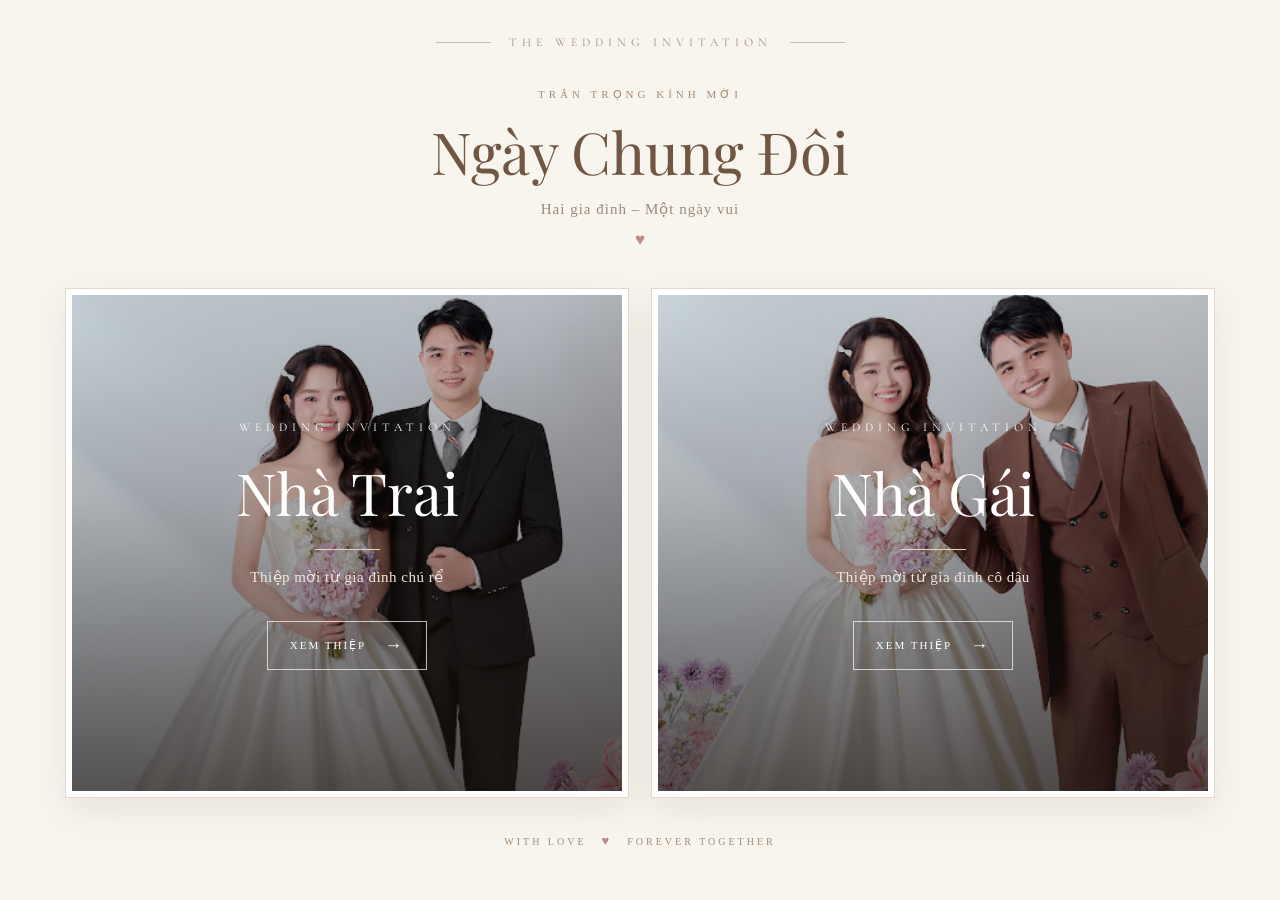
<file: index.html>
<!DOCTYPE html>
<html lang="vi">
<head>
    <meta charset="UTF-8">
    <meta name="viewport" content="width=device-width, initial-scale=1.0">

    <title>Thiệp Mời Cưới Bá Lãm ❤️ Thu Phương</title>

    <meta property="og:type" content="website">

    <meta property="og:title"
        content="Thiệp Mời Cưới Bá Lãm ❤️ Thu Phương">

    <meta property="og:description"
        content="Trân trọng kính mời bạn đến chung vui trong ngày trọng đại của chúng mình!">

    <meta property="og:image"
        content="https://thiepmoidamcuoi.cloud/assets/shared/backgrounds/wedding-preview.jpg">

    <meta property="og:image:width" content="1200">
    <meta property="og:image:height" content="630">

    <meta property="og:url"
        content="https://thiepmoidamcuoi.cloud/">

    <meta property="og:site_name"
        content="Thiệp Mời Cưới">

    <meta name="twitter:card" content="summary_large_image">

    <link rel="stylesheet" href="./style.css">
</head>

<body>

    <main class="wedding-home">

        <header class="home-header">
            <span class="header-line"></span>
            <p>THE WEDDING INVITATION</p>
            <span class="header-line"></span>
        </header>

        <section class="intro">
            <span class="intro-subtitle">TRÂN TRỌNG KÍNH MỜI</span>
            <h1>Ngày Chung Đôi</h1>
            <p>Hai gia đình – Một ngày vui</p>
            <span class="heart">♥</span>
        </section>

        <section class="invitation-grid">

            <!-- NHÀ TRAI -->
            <a href="nha-trai/index.html"
               class="invitation-panel groom">

                <div class="panel-image"></div>

                <div class="panel-overlay"></div>

                <div class="panel-content">
                    <span class="panel-number">01</span>

                    <span class="panel-subtitle">
                        WEDDING INVITATION
                    </span>

                    <h2>Nhà Trai</h2>

                    <span class="panel-divider"></span>

                    <p>Thiệp mời từ gia đình chú rể</p>

                    <span class="view-link">
                        XEM THIỆP
                        <span>→</span>
                    </span>
                </div>

            </a>

            <!-- NHÀ GÁI -->
            <a href="nha-gai/index.html"
               class="invitation-panel bride">

                <div class="panel-image"></div>

                <div class="panel-overlay"></div>

                <div class="panel-content">
                    <span class="panel-number">02</span>

                    <span class="panel-subtitle">
                        WEDDING INVITATION
                    </span>

                    <h2>Nhà Gái</h2>

                    <span class="panel-divider"></span>

                    <p>Thiệp mời từ gia đình cô dâu</p>

                    <span class="view-link">
                        XEM THIỆP
                        <span>→</span>
                    </span>
                </div>

            </a>

        </section>

        <footer class="home-footer">
            <span>WITH LOVE</span>
            <span>♥</span>
            <span>FOREVER TOGETHER</span>
        </footer>

    </main>

</body>
</html>
</file>
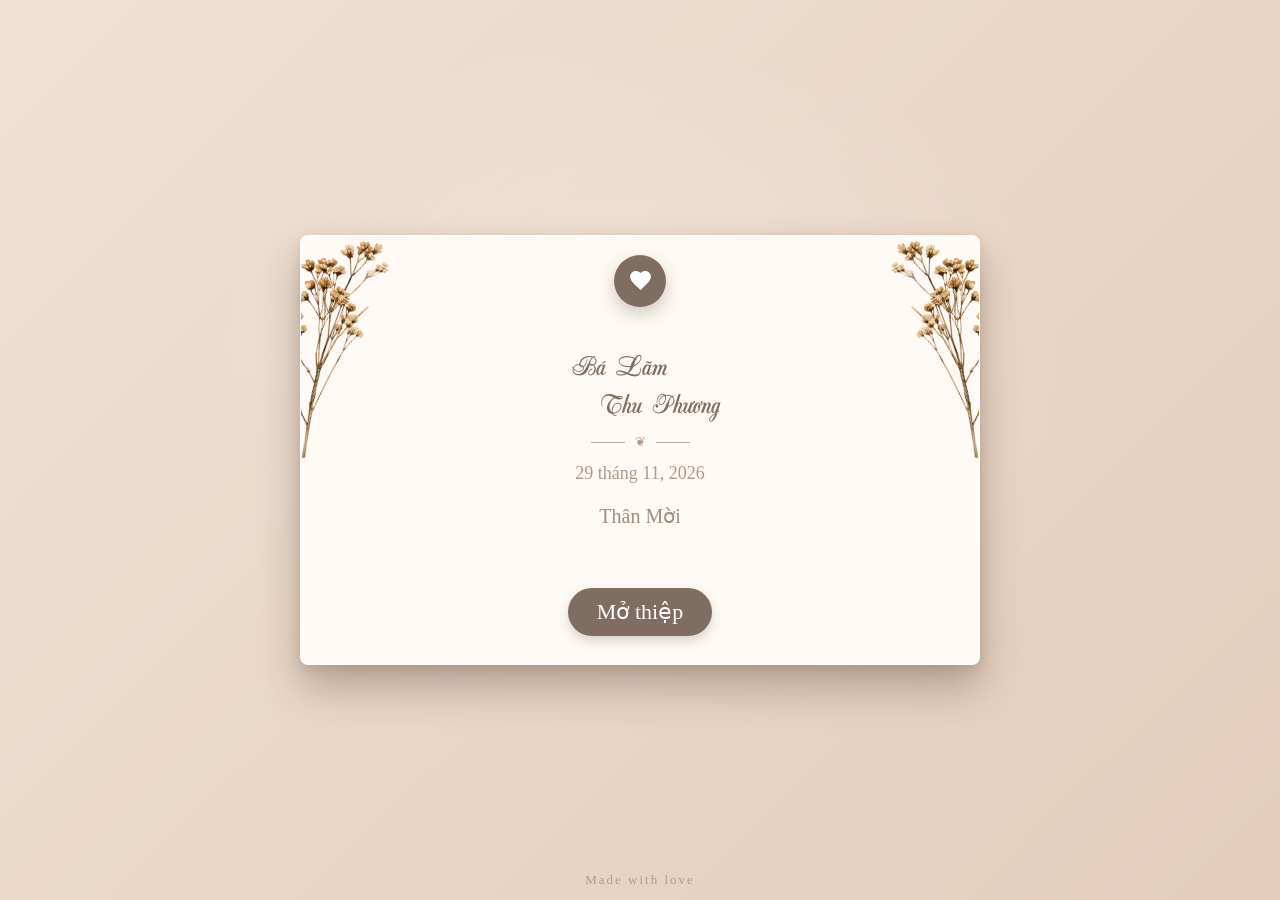
<file: nha-gai/index.html>
<!DOCTYPE html>
<html lang="vi">
<head>
  <meta charset="UTF-8">
  <meta name="viewport" content="width=device-width, initial-scale=1.0">
  <meta name="theme-color" content="#ead8c7">
  <title data-config="pageTitle"></title>
    <!-- Open Graph -->
  <meta property="og:type" content="website">

  <meta property="og:title"
        content="Thiệp Mời Cưới Bá Lãm ❤️ Thu Phương">

  <meta property="og:description"
        content="Trân trọng kính mời bạn đến chung vui trong ngày trọng đại của chúng mình!">

  <meta property="og:image"
        content="../assets/Anh_cuoi/anh_cuoi_1.jpg">

  <meta property="og:url"
        content="https://thiepmoidamcuoi.cloud/">

  <meta property="og:site_name"
        content="Thiệp Mời Cưới">

  <!-- Twitter / X -->
  <meta name="twitter:card" content="summary_large_image">
  <meta name="twitter:title"
        content="Thiệp Mời Cưới Bá Lãm ❤️ Thu Phương">
  <meta name="twitter:description"
        content="Trân trọng kính mời bạn đến chung vui trong ngày trọng đại của chúng mình!">
  <meta name="twitter:image"
        content="../assets/Anh_cuoi/anh_cuoi_1.jpg">
  <link rel="preconnect" href="https://fonts.googleapis.com">
  <link rel="preconnect" href="https://fonts.gstatic.com" crossorigin>
  <link href="https://fonts.googleapis.com/css2?family=Cormorant+Garamond:wght@400;500;600&family=Playfair+Display:wght@400;500;600&display=swap" rel="stylesheet">
  <link rel="stylesheet" href="style.css">
  <link href="https://fonts.googleapis.com/css2?family=The+Nautigal:wght@400;700&display=swap" rel="stylesheet">
</head>
<body>
  <div id="flowerLayer"></div>
  <main class="scene">
    <section class="invitation-card cover-card">
      <img class="branch-image branch-left translate-left rotate-left" src="../assets/branch.png" alt="" aria-hidden="true">
      <img class="branch-image branch-right translate-right rotate-right bottom-right" src="../assets/branch.png" alt="" aria-hidden="true">

      <div class="heart-medallion" aria-hidden="true">
        <svg class="heart-icon" viewBox="0 0 24 24" role="presentation">
          <path d="M12 21.1 10.55 19.8C5.4 15.13 2 12.05 2 8.27 2 5.19 4.42 2.8 7.5 2.8c1.74 0 3.41.81 4.5 2.09a6.02 6.02 0 0 1 4.5-2.09c3.08 0 5.5 2.39 5.5 5.47 0 3.78-3.4 6.86-8.55 11.54L12 21.1Z"/>
        </svg>
      </div>
      <div style="margin-top: 40px;">
        <h1 class="groom-bride">
          <p style="margin-right: 40px;" data-config="groom"></p>
          <p style="margin-left: 40px;" data-config="bride"></p>
        </h1>
      </div>
      <div class="ornament">
        <i></i>
        <b>❦</b>
        <i></i>
      </div>
      <p class="date" data-config="dateShort"></p>
      <p class="invite-line">Thân Mời</p>
      <div style="margin-top: 60px;">
        <a class="open-button" id="openInvitation" href="invitation.html">Mở thiệp</a>
      </div>
    </section>
    <p class="signature">Made with love</p>
  </main>
  <script src="script.js"></script>
</body>
</html>
</file>
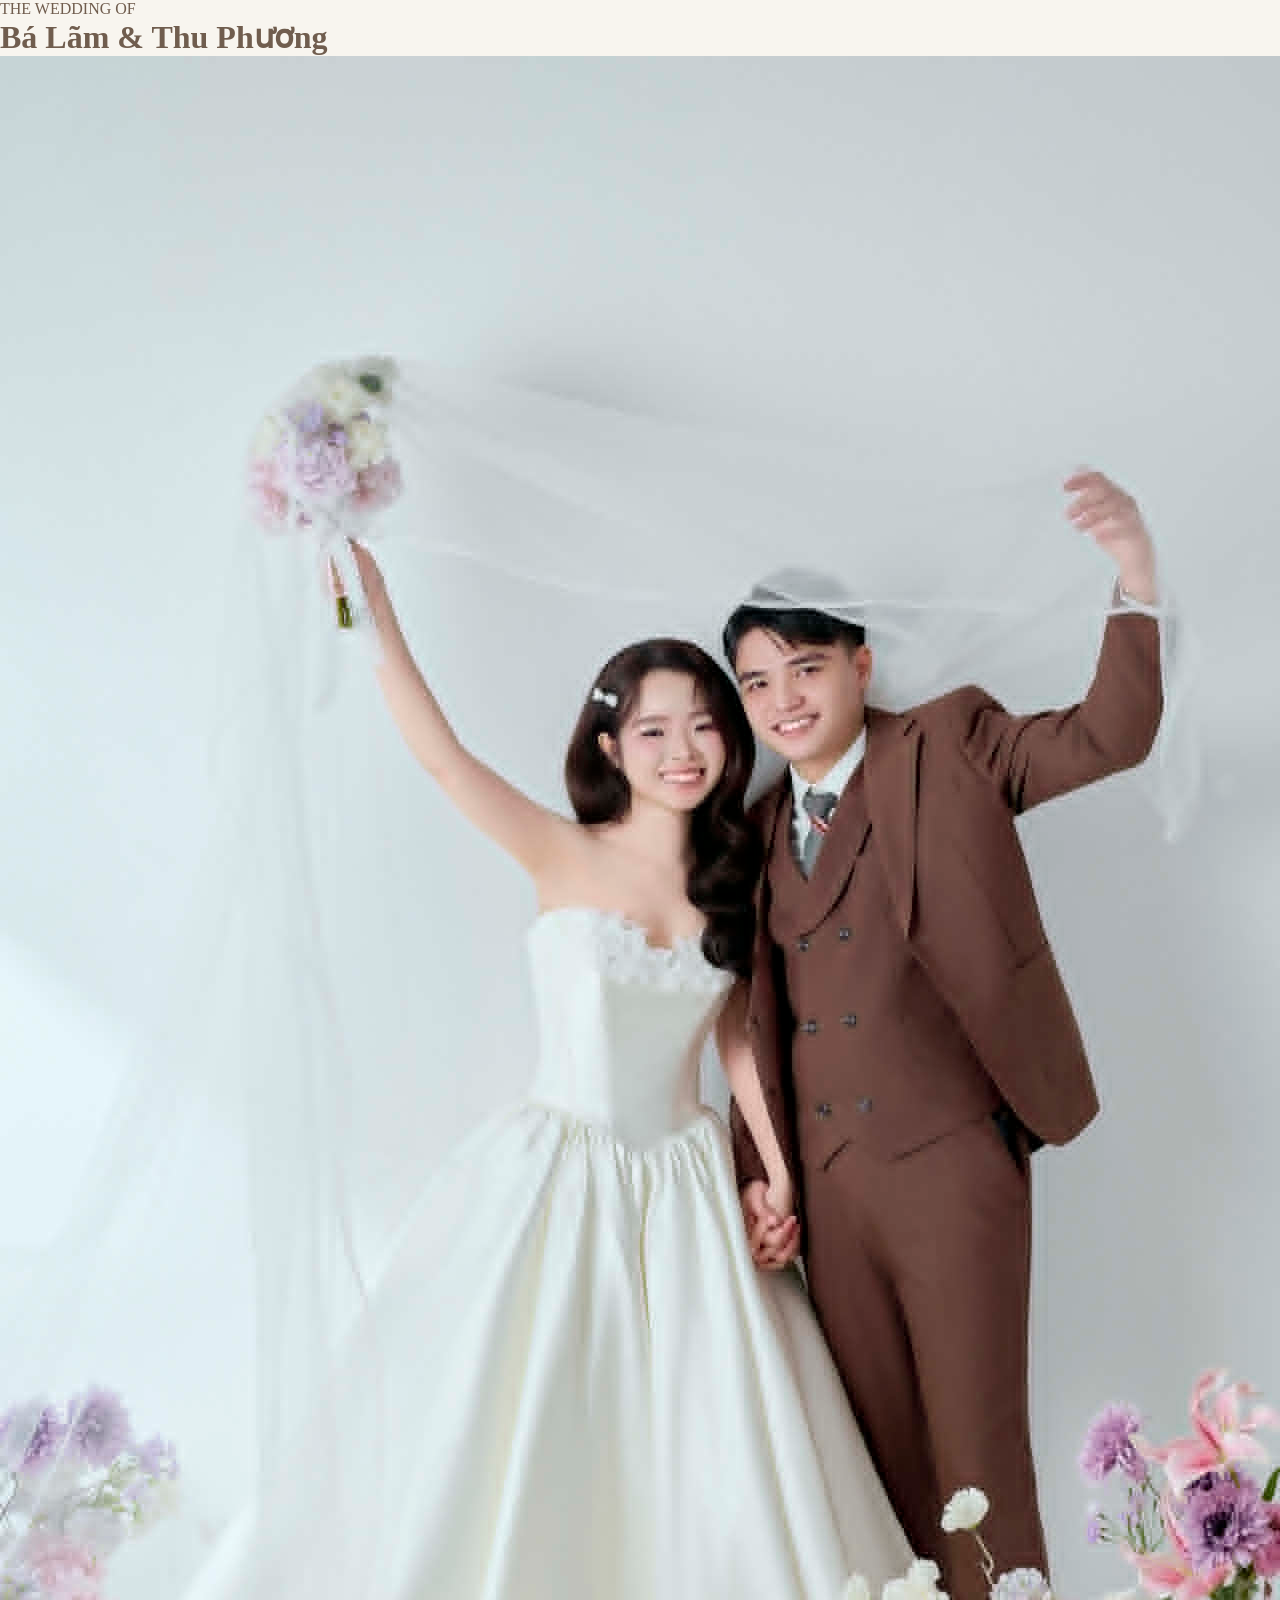
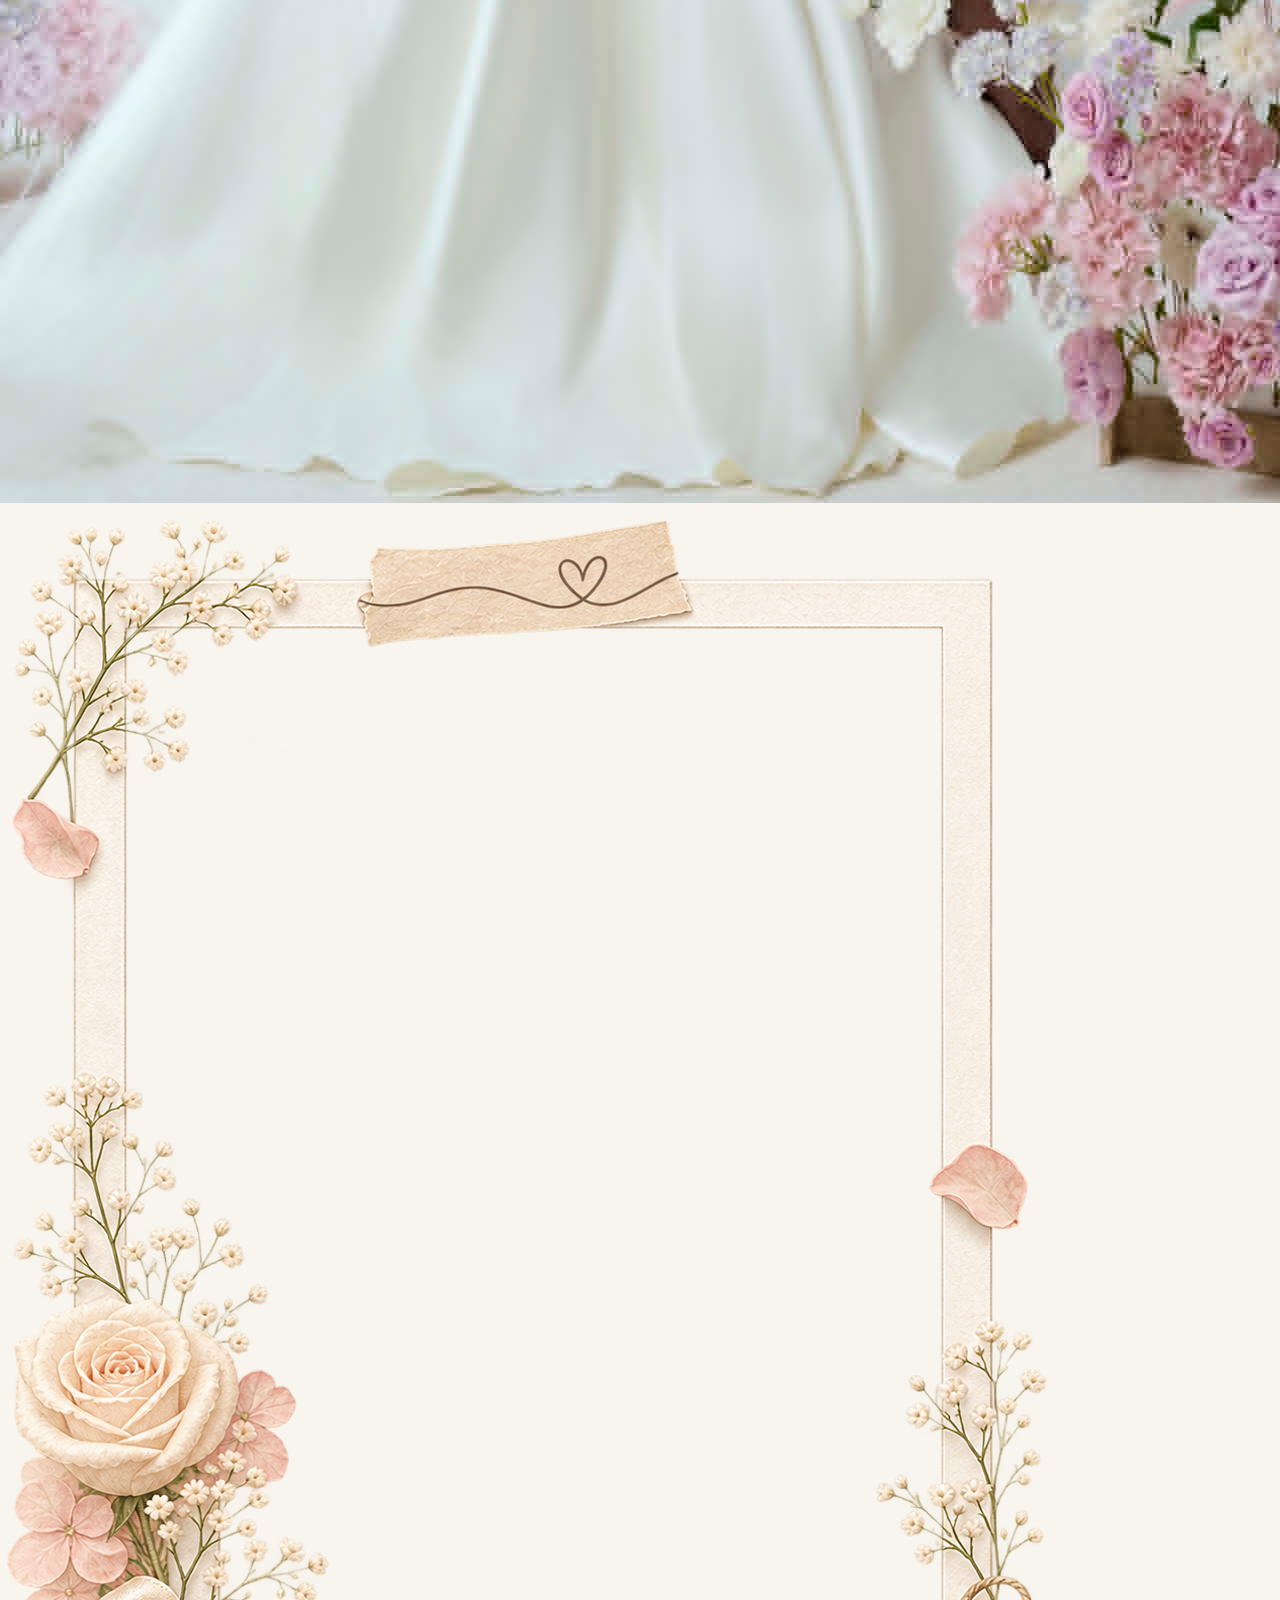
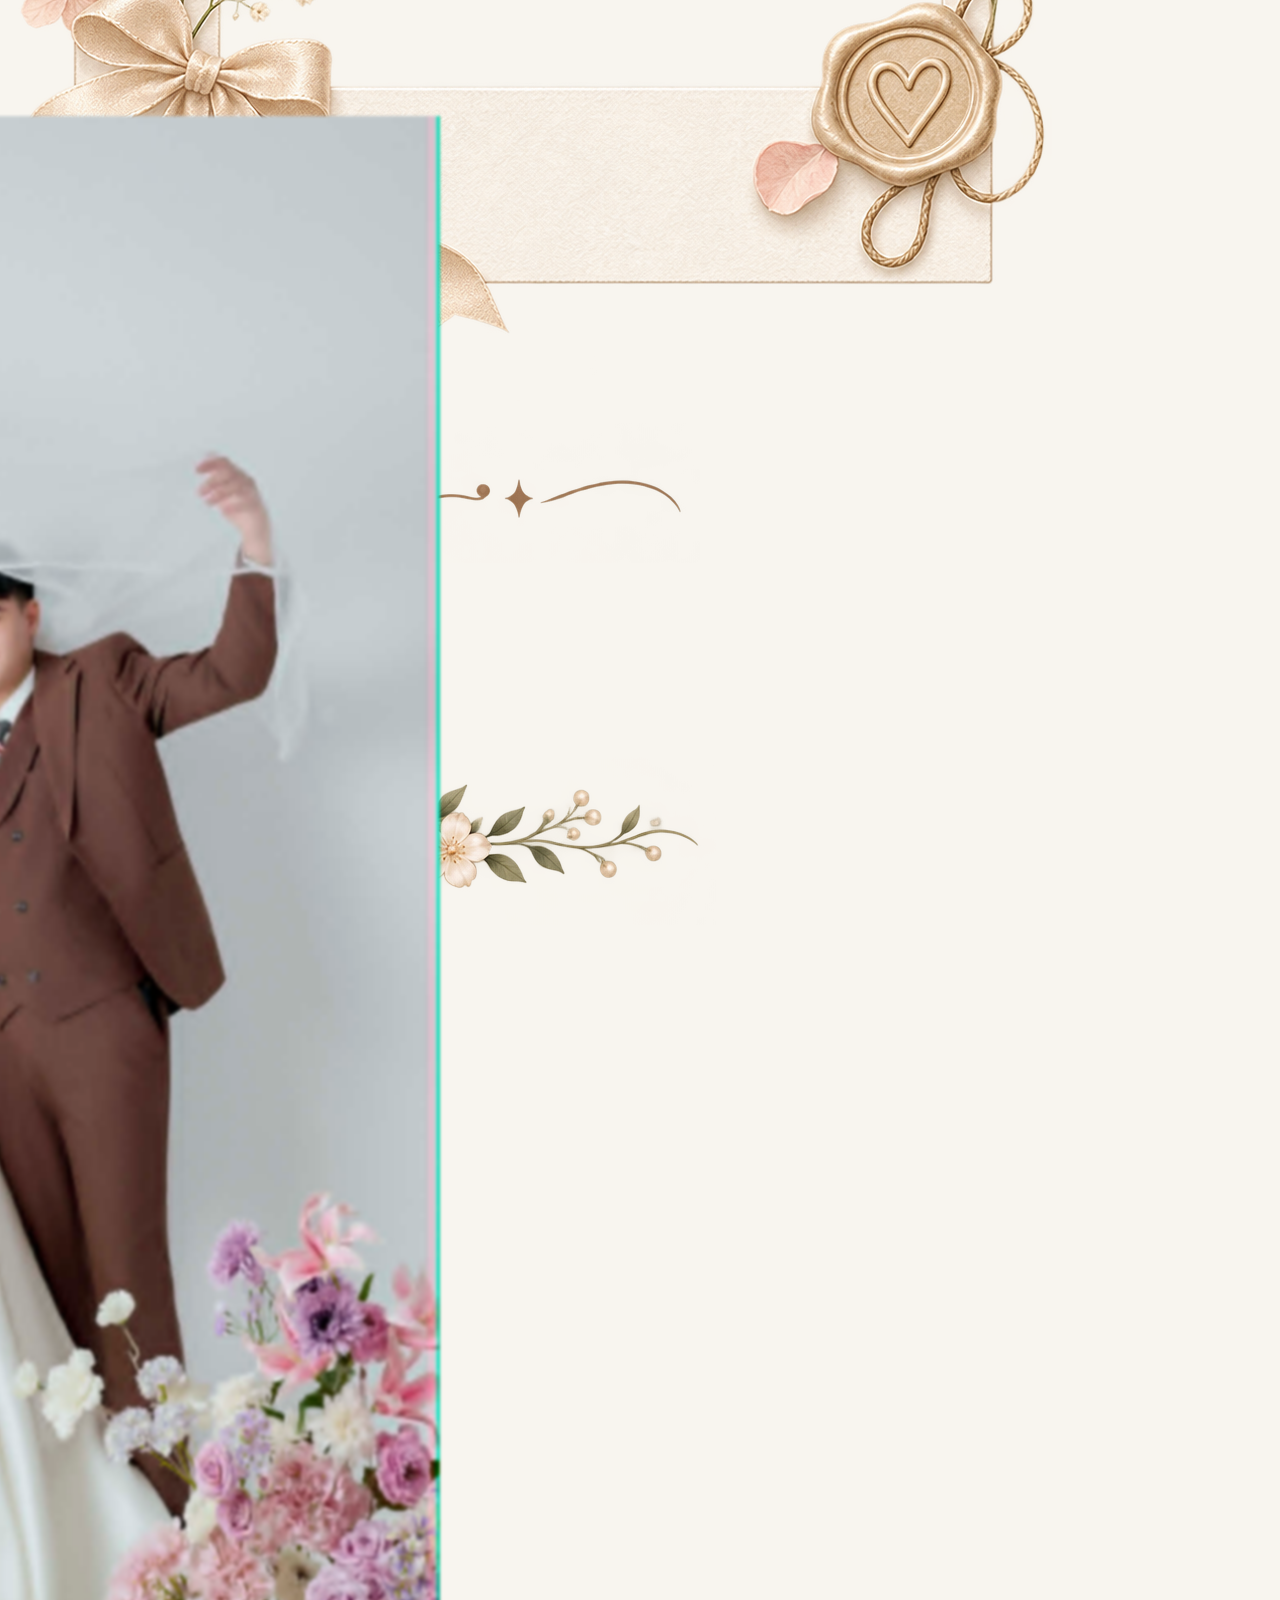
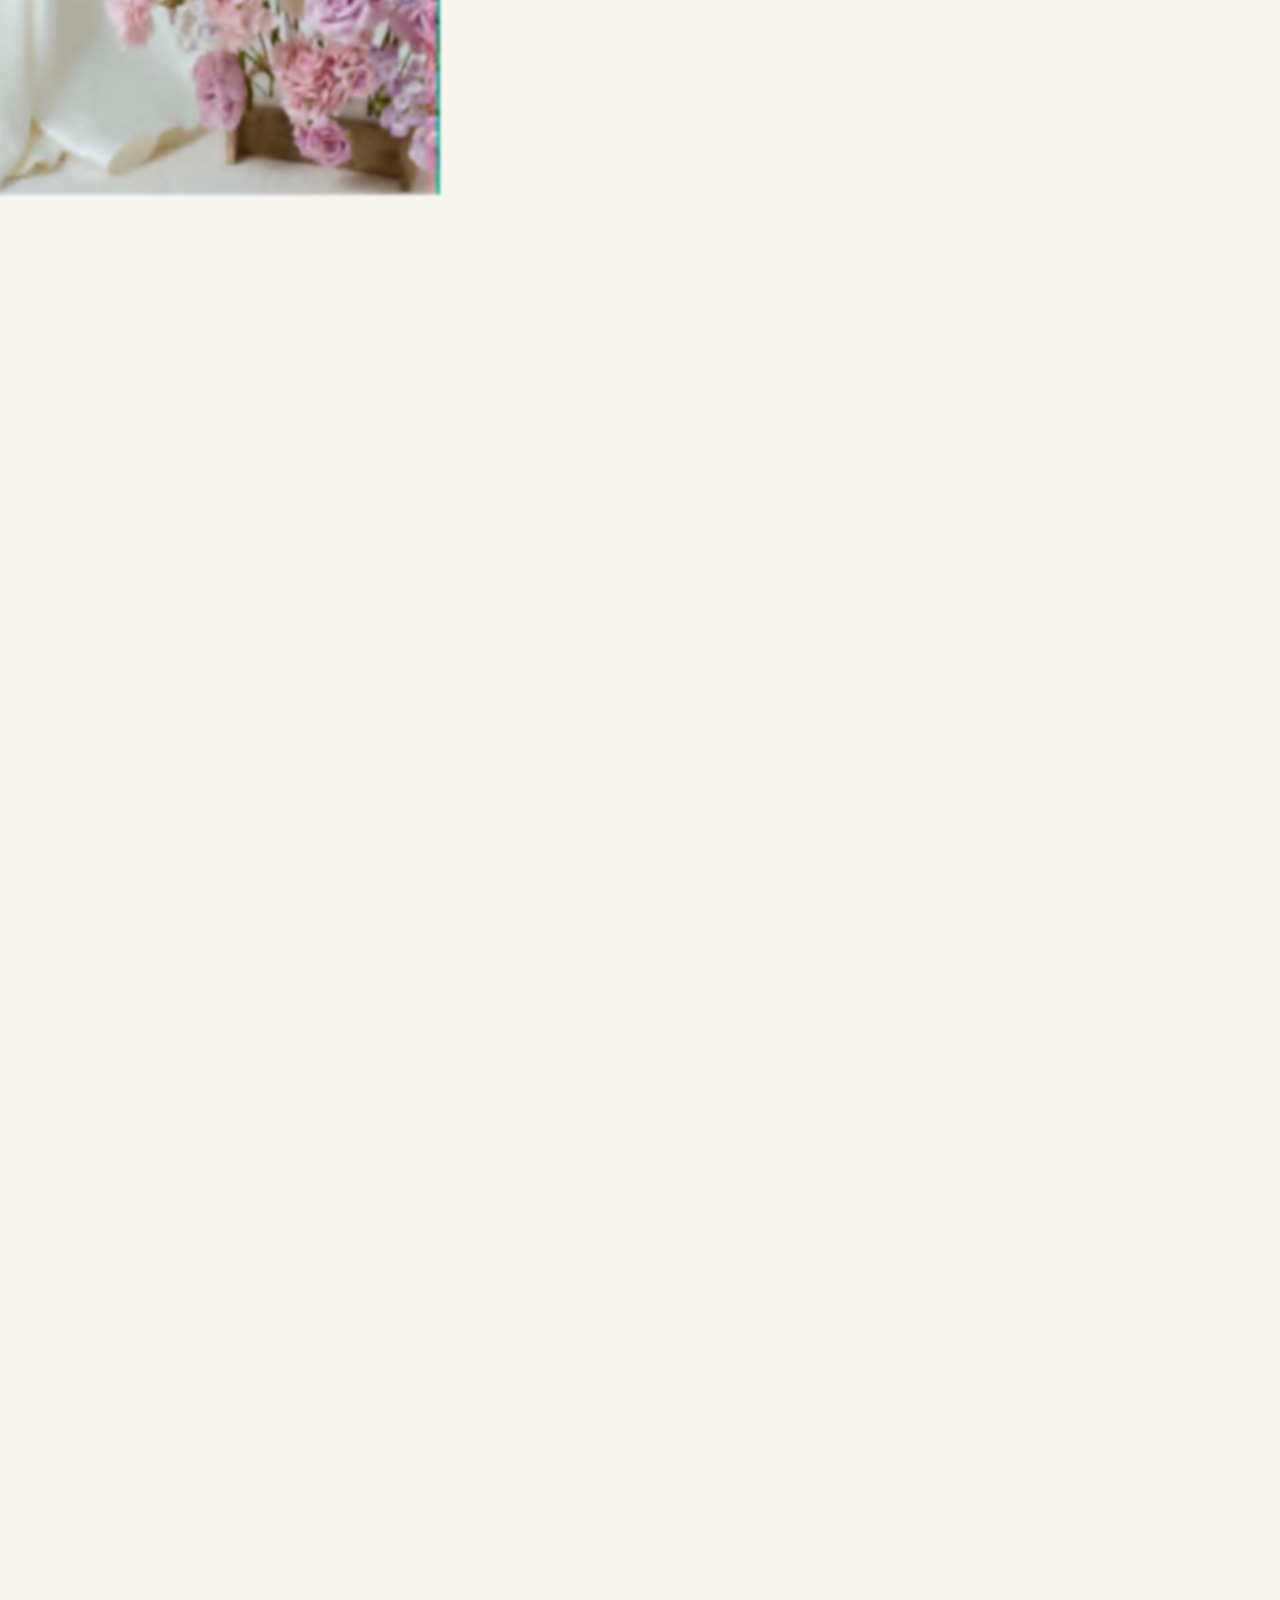
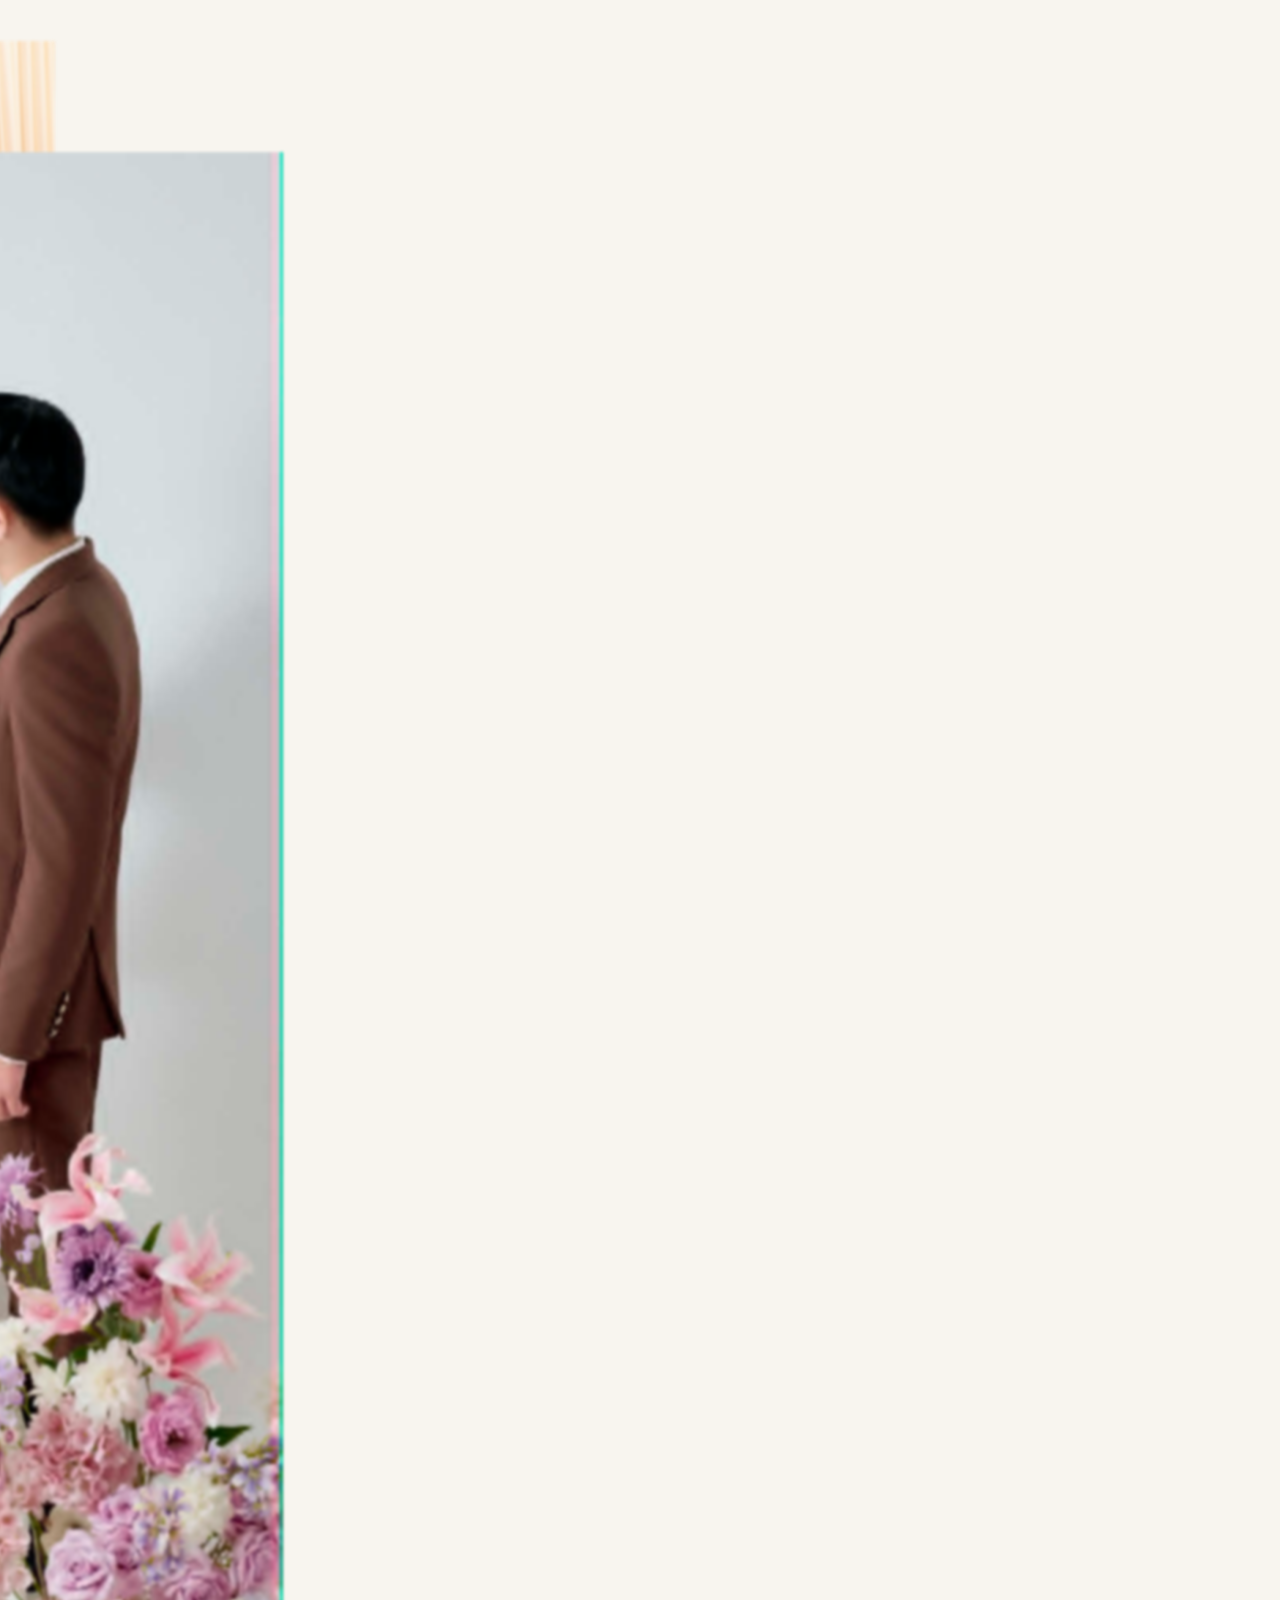
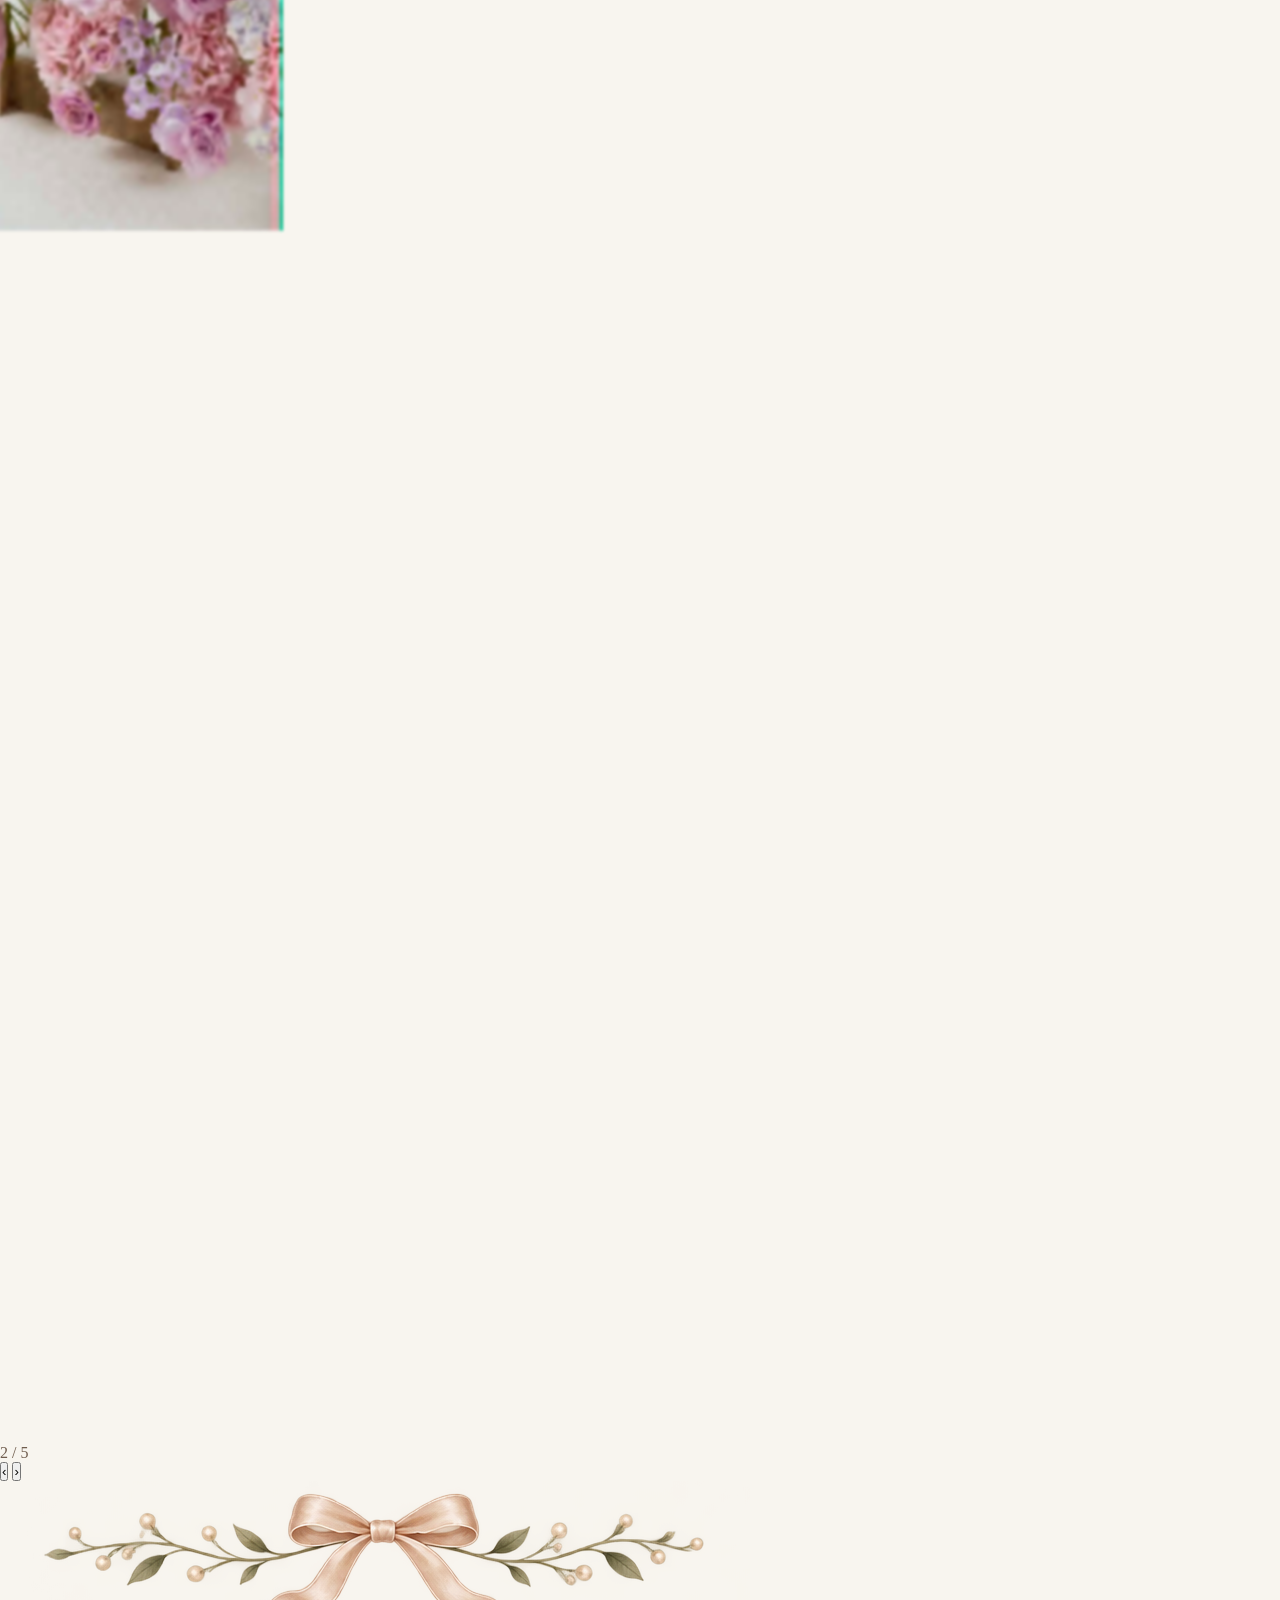
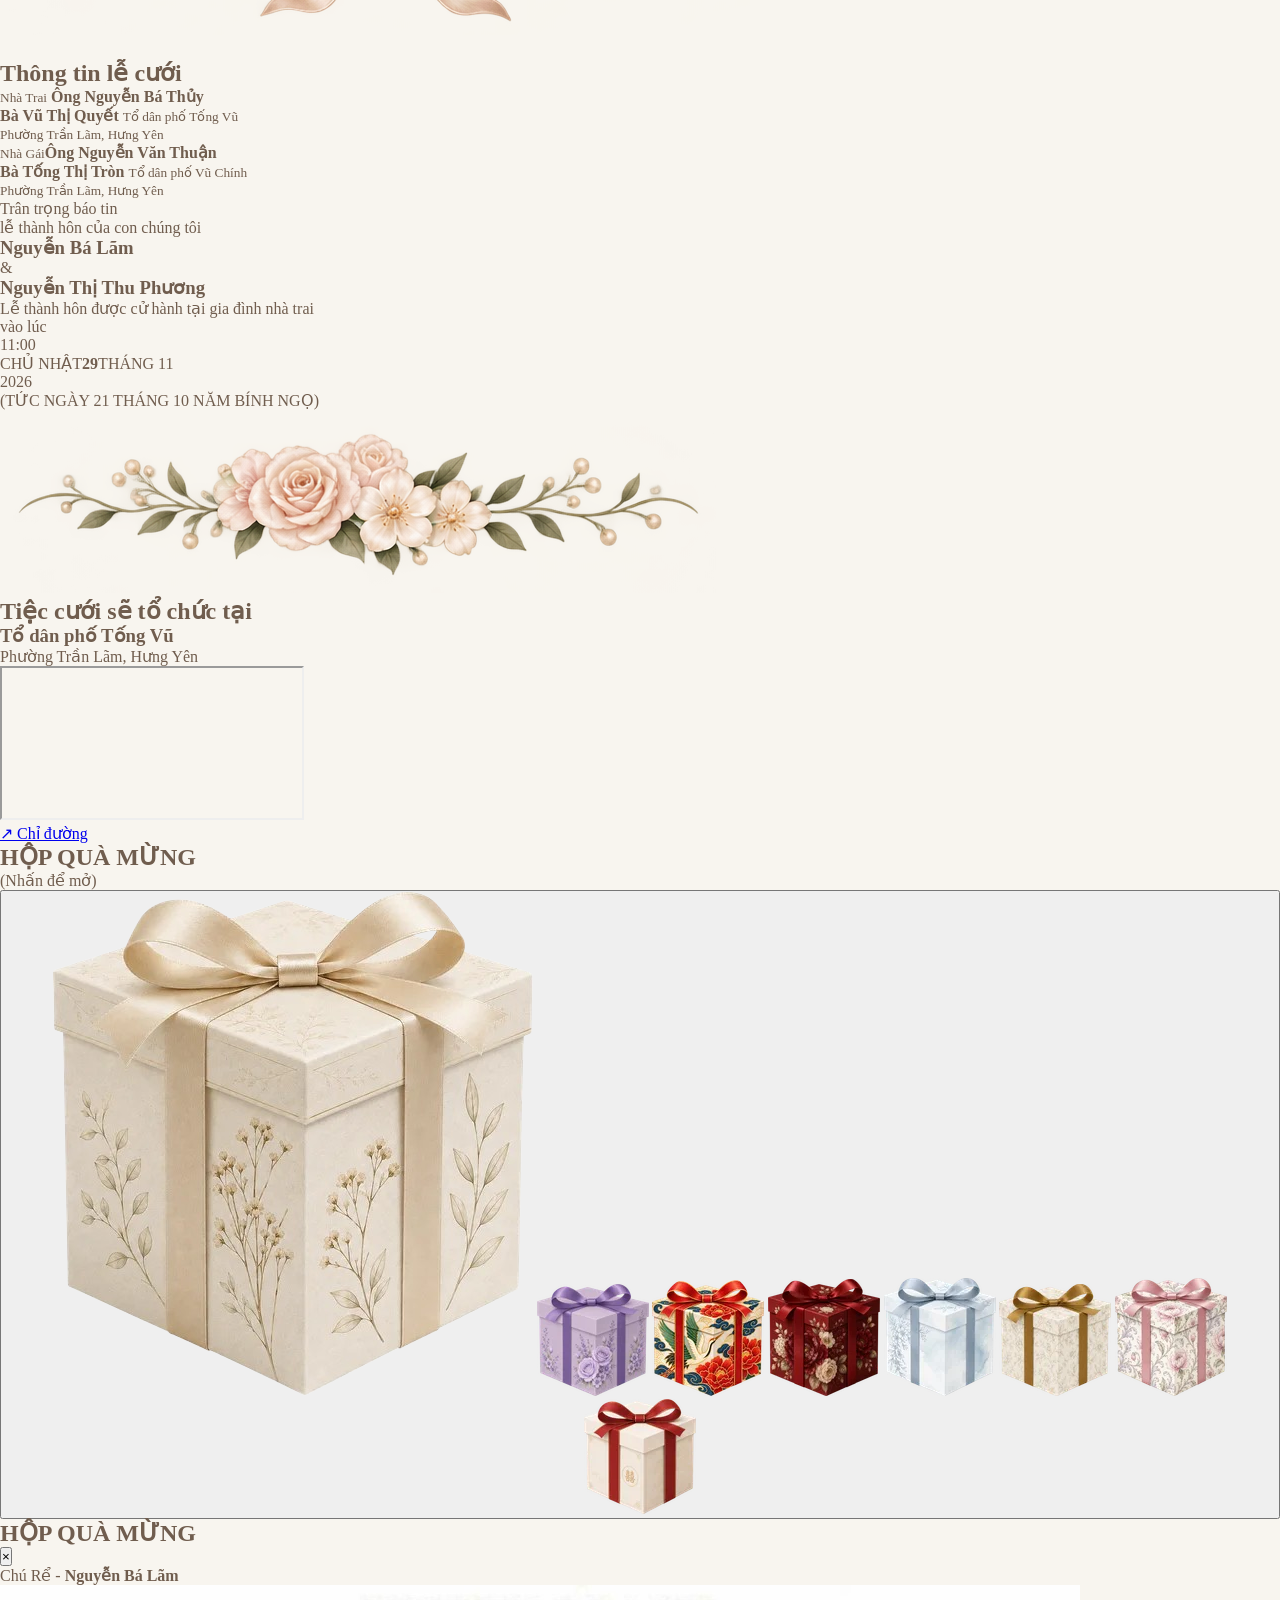
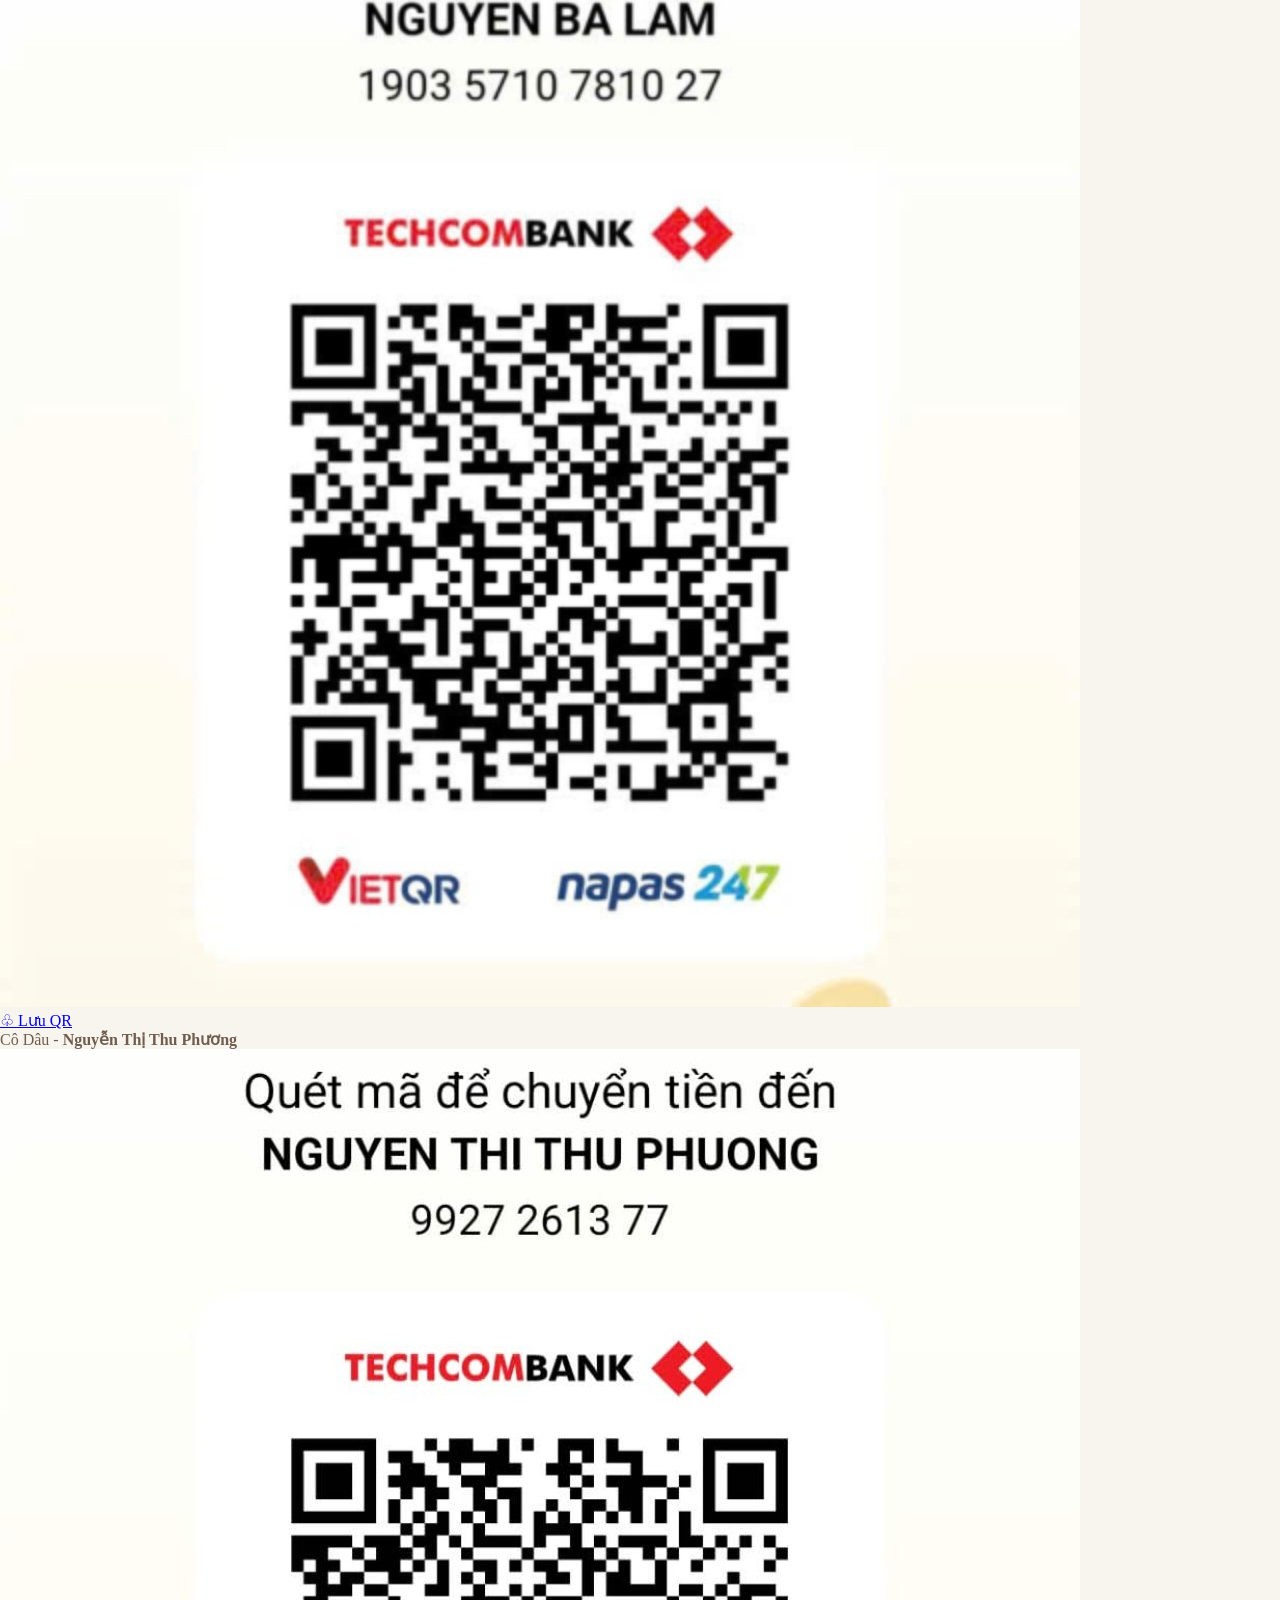
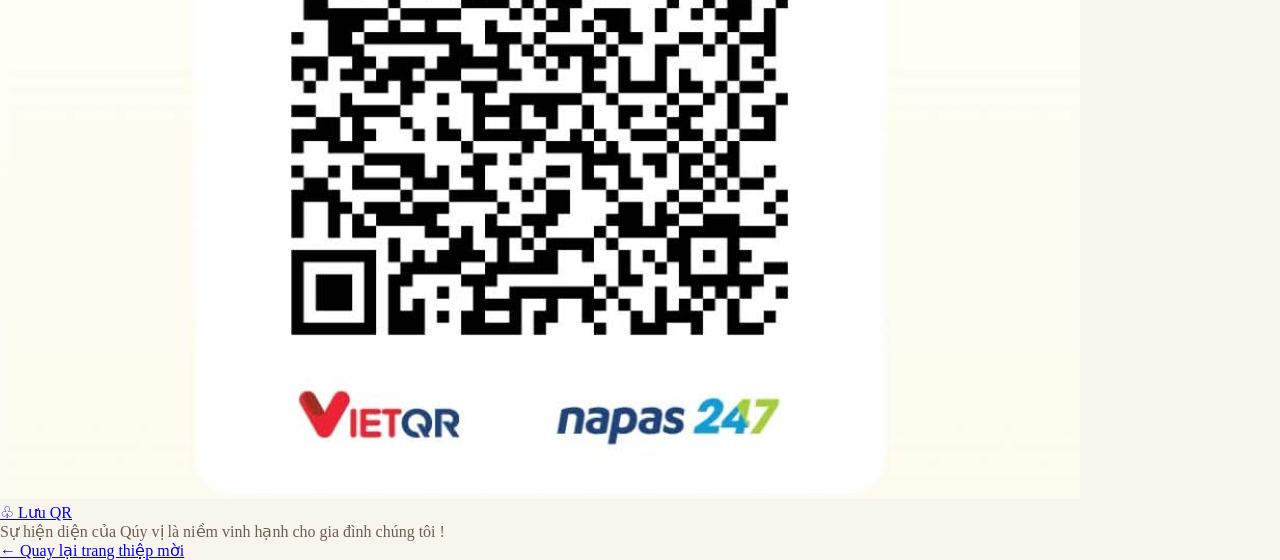
<file: invitation.html>
<!doctype html>
<html lang="vi">
    <head>
        <meta charset="UTF-8" />
        <meta name="viewport" content="width=device-width, initial-scale=1.0" />
        <meta name="theme-color" content="#f4eee6" />
        <title data-config="pageTitle"></title>
        <link rel="preconnect" href="https://fonts.googleapis.com" />
        <link rel="preconnect" href="https://fonts.gstatic.com" crossorigin />
        <link href="https://fonts.googleapis.com/css2?family=Cormorant+Garamond:wght@400;500;600&family=Playfair+Display:ital,wght@0,400;0,500;0,600;1,400;1,500&display=swap" rel="stylesheet"/>
        <link rel="stylesheet" href="style.css" />
    </head>
    <body class="wedding-page">
        <div class="leaf-layer" id="leafLayer" aria-hidden="true"></div>
        <main class="wedding-site">
            <header class="wedding-hero" id="top">
                <div class="hero-botanical botanical-left"></div>
                <div class="hero-botanical botanical-right"></div>
                <p class="hero-kicker">THE WEDDING OF</p>
                <h1 class="hero-names">
                  <span data-config="groom"></span>
                  <span style="font-family: UTM ViceroyJF">&</span>
                  <span data-config="bride"></span>
                </h1>
                <div class="polaroid">
                    <img class="couple-photo"
                        data-config-src="couplePhoto"
                        alt="Ảnh cưới"/>
                    <img class="polaroid-frame"
                        src="assets/Khung_nen/Khung_anh_cuoi.png"
                        alt=""/>
                </div>
                <p class="hero-date" data-config="dateDisplay"></p>
            </header>

            <section class="wedding-section reception-section" id="reception">
                <div class="section-paper reception-paper" style="position: relative;">
                    <div class="branch-tieccuoi-top">
                        <img class="section-branch" src="assets/branch/2traitim.png" alt="" />
                    </div>
                    <h2>Thông tin tiệc cưới</h2>
                    <p class="section-lead" data-config="receptionLead"></p>
                    <p class="large-time" data-config="receptionTime"></p>
                    <div class="date-line">
                        <span data-config="dayOfWeekRecept"></span><b data-config="dayRecept"></b><span data-config="monthLabelRecept"></span>
                    </div>
                    <p class="year" data-config="year"></p>
                    <p class="lunar-date" data-config="lunarDateRecept"></p>
                    <div class="party-times">
                    </div>
                    <div class="calendar-card">
                        <p class="calendar-title" id="calendarTitle"></p>

                        <div class="calendar-grid calendar-week">
                            <span>T2</span>
                            <span>T3</span>
                            <span>T4</span>
                            <span>T5</span>
                            <span>T6</span>
                            <span>T7</span>
                            <span>CN</span>
                        </div>

                        <div class="calendar-grid calendar-days" id="calendarDays"></div>
                    </div>
                    <div class="branch-tieccuoi">
                        <img class="section-branch" src="assets/branch/hoahong.png" alt="" />
                    </div>
                </div>
            </section>

            <section class="album-section" id="album">
                <h2 class="album-title">ALBUM ẢNH</h2>
                <div class="album-carousel">
                    <div class="album-track" id="albumTrack"></div>
                </div>

                <div class="album-counter">
                    <span id="albumCurrent"></span> /
                    <span id="albumTotal"></span>
                </div>
                <div class="album-controls">
                    <button type="button" id="albumPrev">‹</button>
                    <button type="button" id="albumNext">›</button>
                </div>
            </section>

            <section class="wedding-section ceremony-section" id="ceremony">
                <div class="section-paper">
                    <div class="branch-lecuoi-top">
                        <img class="section-branch" src="assets/branch/no.png" alt="" />
                    </div>

                    <h2 style="margin-top: 20px;">Thông tin lễ cưới</h2>
                    <div class="parents-row">
                        <div>
                            <small>Nhà Trai</small>
                            <strong data-config="groomParents" style="white-space: pre-line;"></strong>
                            <small data-config="groomAddress" style="white-space: pre-line;"></small>
                        </div>
                        <div>
                            <small>Nhà Gái</small><strong data-config="brideParents" style="white-space: pre-line;"></strong>
                            <small data-config="brideAddress" style="white-space: pre-line;"></small>
                        </div>
                    </div>
                    <p class="ceremony-intro" style="white-space: pre-line;" data-config="ceremonyIntro"></p>
                    <h3 class="person-name" data-config="groomFullName"></h3>
                        <div class="ampersand">&</div>
                    <h3 class="person-name" data-config="brideFullName"></h3>
                    <p class="ceremony-copy" style="white-space: pre-line;" data-config="ceremonyLocationLine"></p>
                    <p class="large-time" data-config="ceremonyTime"></p>
                    <div class="date-line"><span data-config="dayOfWeek"></span><b data-config="day"></b><span data-config="monthLabel"></span></div>
                    <p class="year" data-config="year"></p>
                    <p class="lunar-date" data-config="lunarDate"></p>

                    <div class="branch-lecuoi">
                        <img class="section-branch" src="assets/branch/hoahong.png" alt="" />
                    </div>
                </div>
            </section>

            <section class="wedding-section location-section" id="location">
                <div class="location-content">
                    <h2>Tiệc cưới sẽ tổ chức tại</h2>
                    <h3 data-config="venueName"></h3>
                    <p style="white-space: pre-line;" data-config="venueAddress"></p>
                      <div class="map-container">
                        <iframe
                            id="weddingMap"
                            src=""
                            allowfullscreen
                            loading="lazy"
                            referrerpolicy="strict-origin-when-cross-origin">
                        </iframe>
                      </div>
                    <a class="direction-link"
                        href="https://www.google.com/maps?ll=20.425654,106.353893&z=20&t=m&hl=vi&gl=US&mapclient=embed"
                        target="_blank"
                        rel="noopener"
                        >↗ Chỉ đường</a
                    >
                </div>
            </section>

            <section class="gift-section">
                <h2 class="gift-title">HỘP QUÀ MỪNG</h2>
                <p style="margin: 0;">(Nhấn để mở)</p>

                <button class="gift-box" id="openGiftModal" aria-label="Mở hộp quà mừng">
                    <span class="gift-shadow"></span>
                    <img class="gift-big" data-config-src="Hop_qua" alt="Hộp quà mừng">
                    <img class="gift-small gift-1" src="assets/Khung_nen/Hop_qua_1.png" alt="">
                    <img class="gift-small gift-2" src="assets/Khung_nen/Hop_qua_2.png" alt="">
                    <img class="gift-small gift-3" src="assets/Khung_nen/Hop_qua_3.png" alt="">
                    <img class="gift-small gift-4" src="assets/Khung_nen/Hop_qua_4.png" alt="">
                    <img class="gift-small gift-5" src="assets/Khung_nen/Hop_qua_5.png" alt="">
                    <img class="gift-small gift-6" src="assets/Khung_nen/Hop_qua_6.png" alt="">
                    <img class="gift-small gift-7" src="assets/Khung_nen/Hop_qua_7.png" alt="">
                </button>
                <div class="gift-modal" id="giftModal">
                    <div class="gift-modal-content">
                        <div class="gift-modal-header">
                            <h2>HỘP QUÀ MỪNG</h2>
                            <button class="close-gift-modal" id="closeGiftModal">&times;</button>
                        </div>

                        <div class="gift-modal-body">

                            <!-- Chú rể -->
                            <div class="gift-person">
                                <p class="gift-person-name">
                                    Chú Rể - <strong data-config="groomFullName"></strong>
                                </p>

                                <div class="qr-image">
                                    <img src="assets/qr-groom.jpg" alt="QR chú rể">
                                </div>

                                <div class="bank-info">
                                    <span data-config="groomBank"></span>
                                    <span data-config="groomAccount"></span>
                                    <strong data-config="groomAccountName"></strong>
                                </div>

                                <a href="assets/qr-groom.jpg"
                                download="QR-Chu-Re.jpg"
                                class="download-qr">
                                    ♧ Lưu QR
                                </a>
                            </div>

                            <!-- Cô dâu -->
                            <div class="gift-person">
                                <p class="gift-person-name">
                                    Cô Dâu - <strong data-config="brideFullName"></strong>
                                </p>

                                <div class="qr-image">
                                    <img src="assets/qr-bride.jpg" alt="QR cô dâu">
                                </div>

                                <div class="bank-info">
                                    <span data-config="brideBank"></span>
                                    <span data-config="brideAccount"></span>
                                    <strong data-config="brideAccountName"></strong>
                                </div>

                                <a href="assets/qr-bride.jpg"
                                download="QR-Co-Dau.jpg"
                                class="download-qr">
                                    ♧ Lưu QR
                                </a>
                            </div>

                        </div>
                    </div>
                </div>
            </section>
            <footer class="wedding-footer">
                <p>Sự hiện diện của Qúy vị là niềm vinh hạnh cho gia đình chúng tôi !</p>
                <a href="index.html">← Quay lại trang thiệp mời</a>
            </footer>
        </main>
        <script src="script.js"></script>
    </body>
</html>
</file>
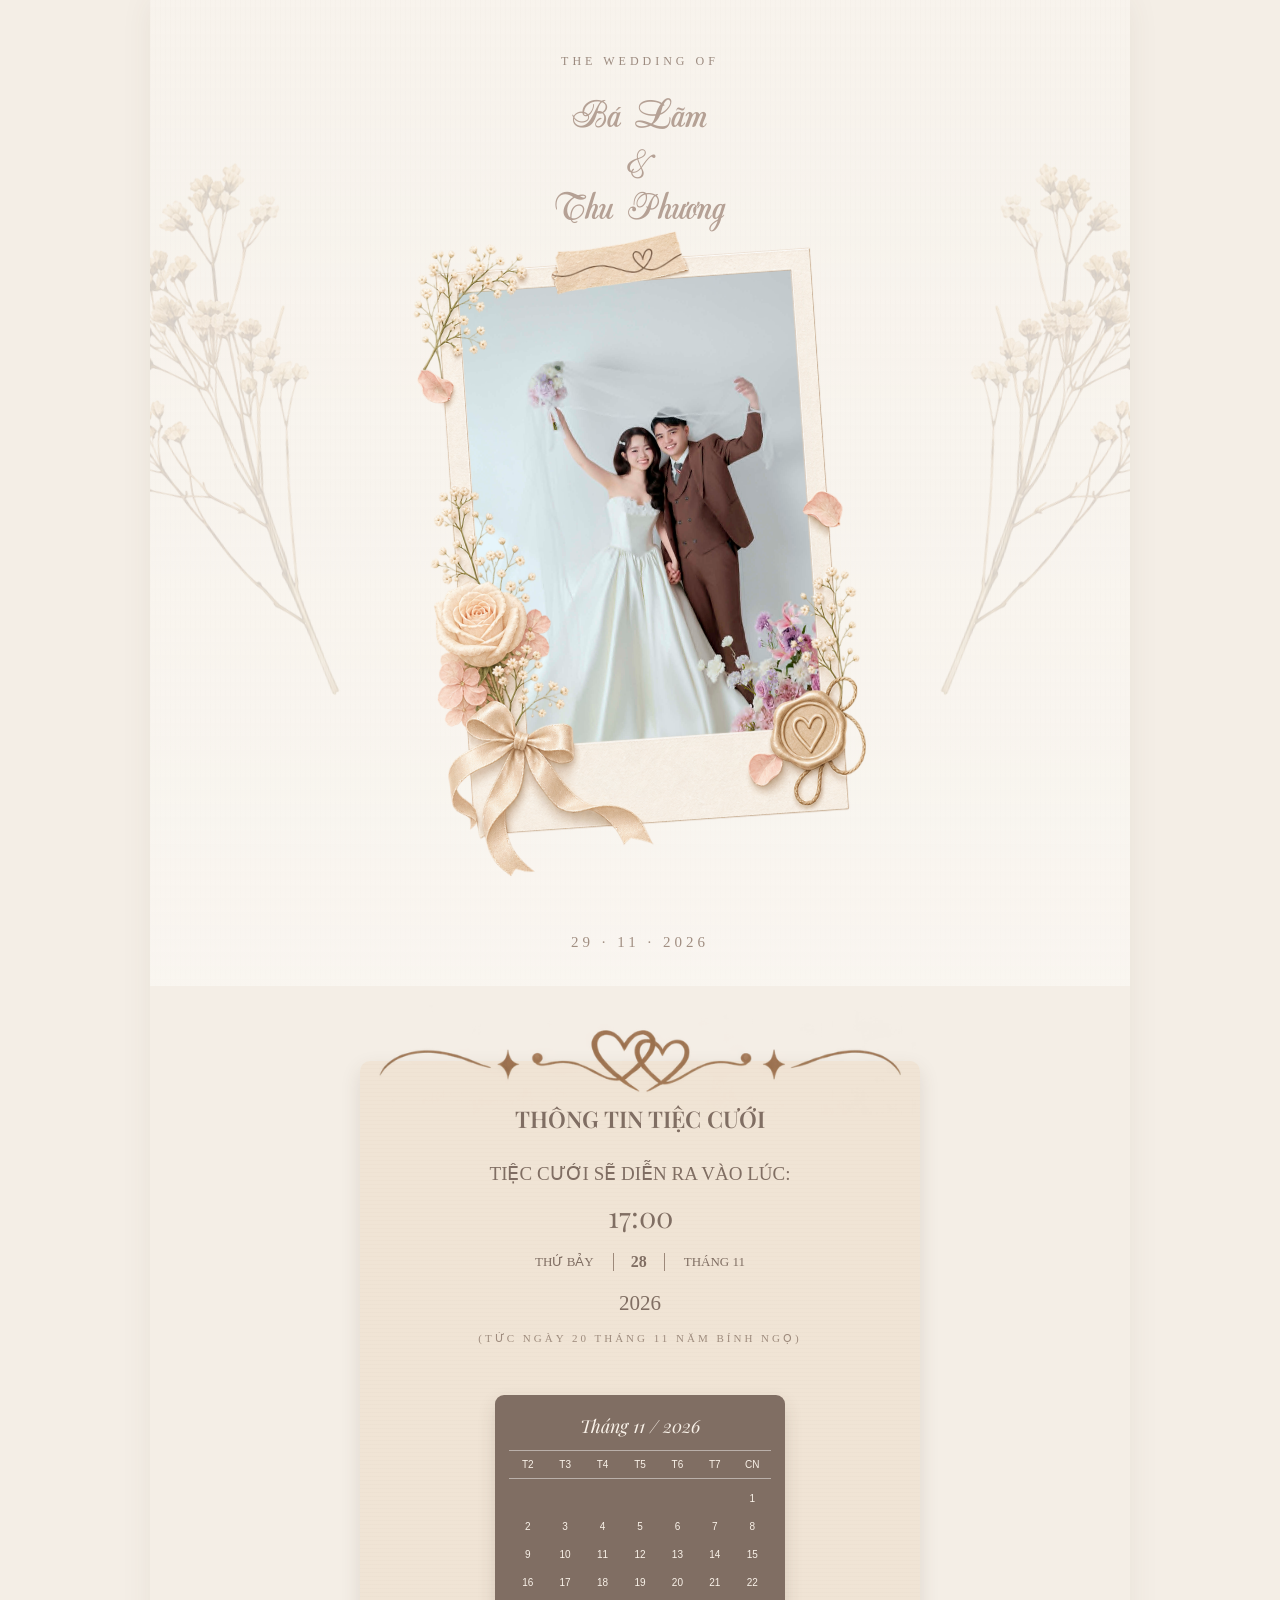
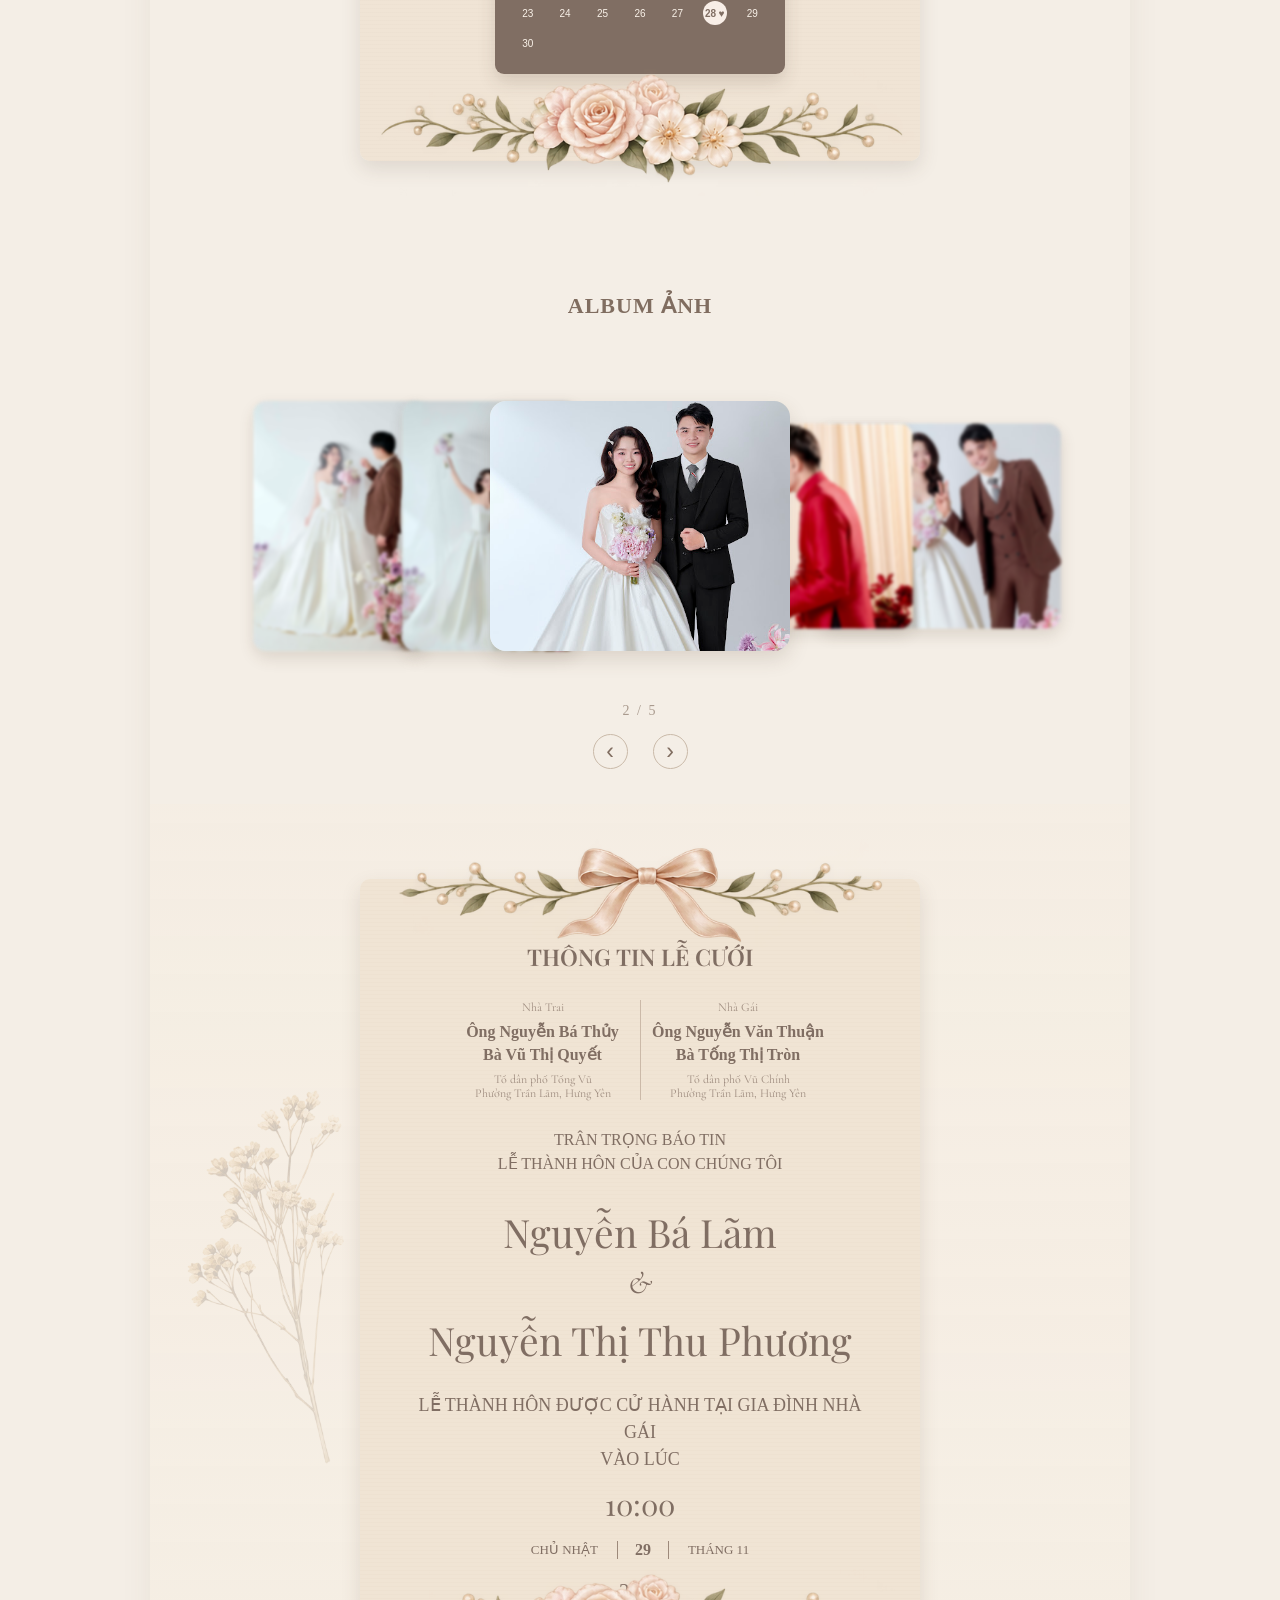
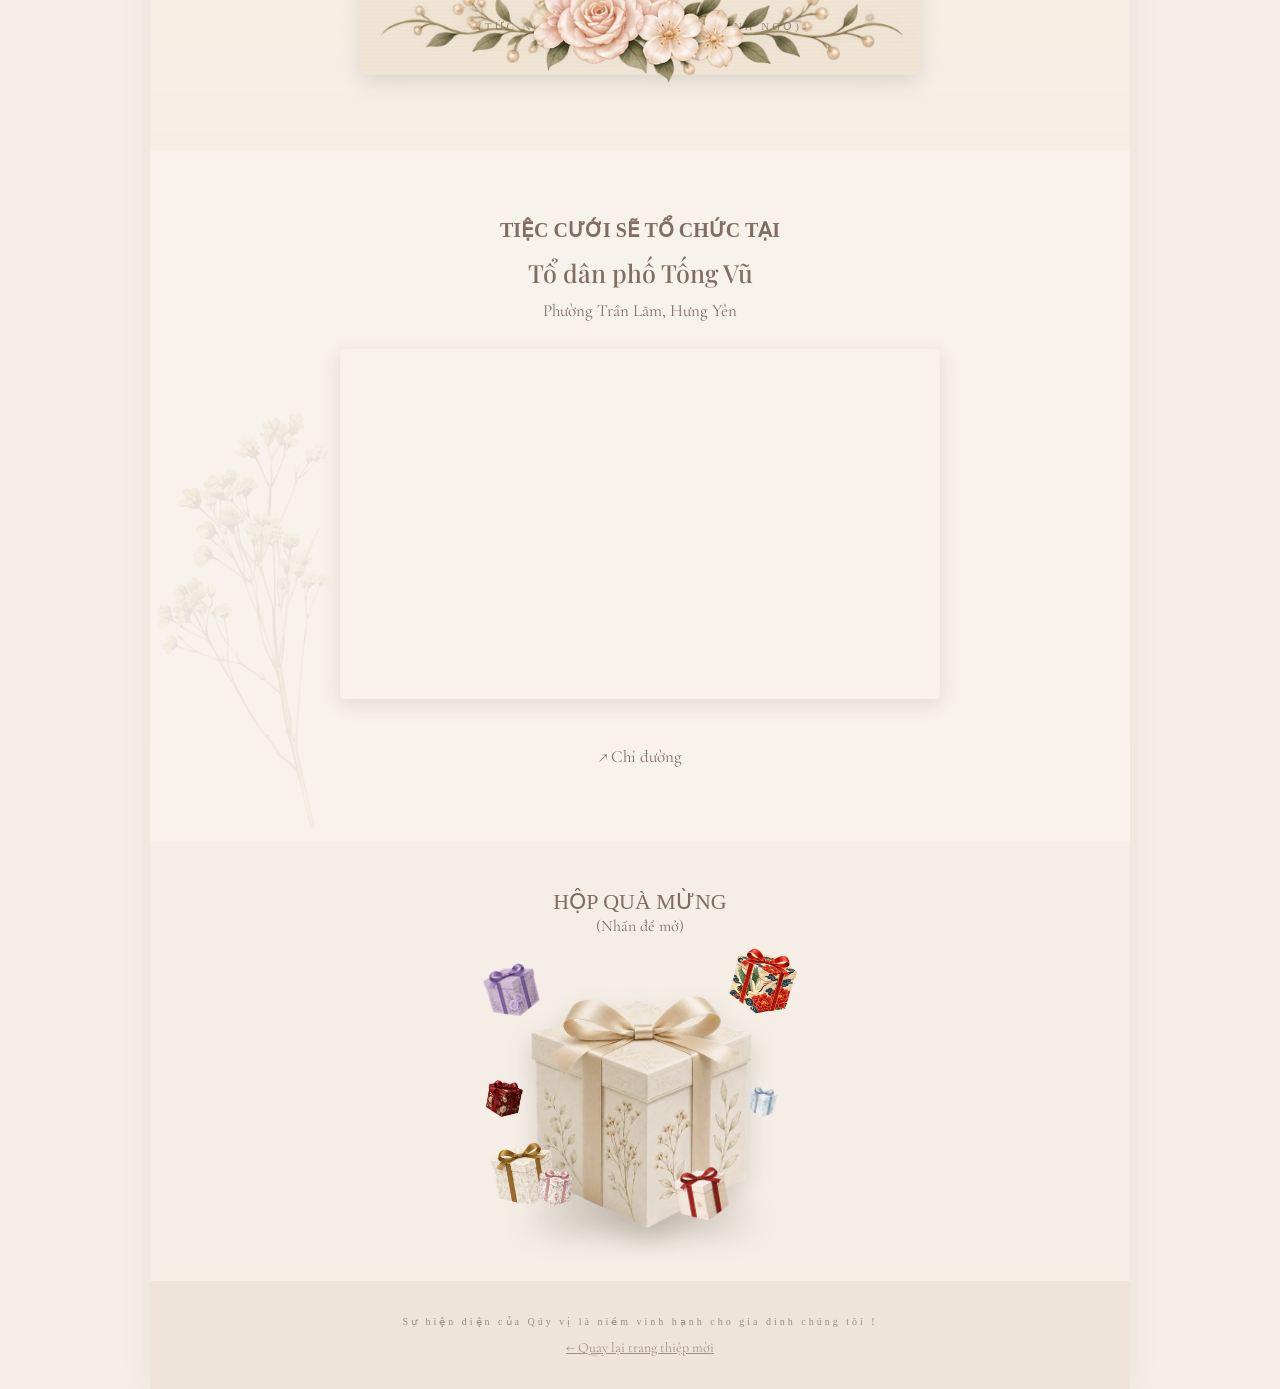
<file: nha-gai/invitation.html>
<!doctype html>
<html lang="vi">
    <head>
        <meta charset="UTF-8" />
        <meta name="viewport" content="width=device-width, initial-scale=1.0" />
        <meta name="theme-color" content="#f4eee6" />
        <title data-config="pageTitle"></title>
        <link rel="preconnect" href="https://fonts.googleapis.com" />
        <link rel="preconnect" href="https://fonts.gstatic.com" crossorigin />
        <link href="https://fonts.googleapis.com/css2?family=Cormorant+Garamond:wght@400;500;600&family=Playfair+Display:ital,wght@0,400;0,500;0,600;1,400;1,500&display=swap" rel="stylesheet"/>
        <link rel="stylesheet" href="style.css" />
    </head>
    <body class="wedding-page">
        <div class="leaf-layer" id="leafLayer" aria-hidden="true"></div>
        <main class="wedding-site">
            <header class="wedding-hero" id="top">
                <div class="hero-botanical botanical-left"></div>
                <div class="hero-botanical botanical-right"></div>
                <p class="hero-kicker">THE WEDDING OF</p>
                <h1 class="hero-names">
                  <span data-config="groom"></span>
                  <span style="font-family: UTM ViceroyJF">&</span>
                  <span data-config="bride"></span>
                </h1>
                <div class="polaroid">
                    <img class="couple-photo"
                        data-config-src="couplePhoto"
                        alt="Ảnh cưới"/>
                    <img class="polaroid-frame"
                        data-config-src="Khung_anh_cuoi"
                        alt=""/>
                </div>
                <p class="hero-date" data-config="dateDisplay"></p>
            </header>

            <section class="wedding-section reception-section" id="reception">
                <div class="section-paper reception-paper" style="position: relative;">
                    <div class="branch-tieccuoi-top">
                        <img class="section-branch" src="../assets/branch/2traitim.png" alt="" />
                    </div>
                    <h2>Thông tin tiệc cưới</h2>
                    <p class="section-lead" data-config="receptionLead"></p>
                    <p class="large-time" data-config="receptionTime"></p>
                    <div class="date-line">
                        <span data-config="dayOfWeekRecept"></span><b data-config="dayRecept"></b><span data-config="monthLabelRecept"></span>
                    </div>
                    <p class="year" data-config="year"></p>
                    <p class="lunar-date" data-config="lunarDateRecept"></p>
                    <div class="party-times">
                    </div>
                    <div class="calendar-card">
                        <p class="calendar-title" id="calendarTitle"></p>

                        <div class="calendar-grid calendar-week">
                            <span>T2</span>
                            <span>T3</span>
                            <span>T4</span>
                            <span>T5</span>
                            <span>T6</span>
                            <span>T7</span>
                            <span>CN</span>
                        </div>

                        <div class="calendar-grid calendar-days" id="calendarDays"></div>
                    </div>
                    <div class="branch-tieccuoi">
                        <img class="section-branch" src="../assets/branch/hoahong.png" alt="" />
                    </div>
                </div>
            </section>

            <section class="album-section" id="album">
                <h2 class="album-title">ALBUM ẢNH</h2>
                <div class="album-carousel">
                    <div class="album-track" id="albumTrack"></div>
                </div>

                <div class="album-counter">
                    <span id="albumCurrent"></span> /
                    <span id="albumTotal"></span>
                </div>
                <div class="album-controls">
                    <button type="button" id="albumPrev">‹</button>
                    <button type="button" id="albumNext">›</button>
                </div>
            </section>

            <section class="wedding-section ceremony-section" id="ceremony">
                <div class="section-paper">
                    <div class="branch-lecuoi-top">
                        <img class="section-branch" src="../assets/branch/no.png" alt="" />
                    </div>

                    <h2 style="margin-top: 20px;">Thông tin lễ cưới</h2>
                    <div class="parents-row">
                        <div>
                            <small>Nhà Trai</small>
                            <strong data-config="groomParents" style="white-space: pre-line;"></strong>
                            <small data-config="groomAddress" style="white-space: pre-line;"></small>
                        </div>
                        <div>
                            <small>Nhà Gái</small><strong data-config="brideParents" style="white-space: pre-line;"></strong>
                            <small data-config="brideAddress" style="white-space: pre-line;"></small>
                        </div>
                    </div>
                    <p class="ceremony-intro" style="white-space: pre-line;" data-config="ceremonyIntro"></p>
                    <h3 class="person-name" data-config="groomFullName"></h3>
                        <div class="ampersand">&</div>
                    <h3 class="person-name" data-config="brideFullName"></h3>
                    <p class="ceremony-copy" style="white-space: pre-line;" data-config="ceremonyLocationLine"></p>
                    <p class="large-time" data-config="ceremonyTime"></p>
                    <div class="date-line"><span data-config="dayOfWeek"></span><b data-config="day"></b><span data-config="monthLabel"></span></div>
                    <p class="year" data-config="year"></p>
                    <p class="lunar-date" data-config="lunarDate"></p>

                    <div class="branch-lecuoi">
                        <img class="section-branch" src="../assets/branch/hoahong.png" alt="" />
                    </div>
                </div>
            </section>

            <section class="wedding-section location-section" id="location">
                <div class="location-content">
                    <h2>Tiệc cưới sẽ tổ chức tại</h2>
                    <h3 data-config="venueName"></h3>
                    <p style="white-space: pre-line;" data-config="venueAddress"></p>
                      <div class="map-container">
                        <iframe
                            id="weddingMap"
                            src=""
                            allowfullscreen
                            loading="lazy"
                            referrerpolicy="strict-origin-when-cross-origin">
                        </iframe>
                      </div>
                    <a class="direction-link"
                        href="https://www.google.com/maps?ll=20.425654,106.353893&z=20&t=m&hl=vi&gl=US&mapclient=embed"
                        target="_blank"
                        rel="noopener"
                        >↗ Chỉ đường</a
                    >
                </div>
            </section>

            <section class="gift-section">
                <h2 class="gift-title">HỘP QUÀ MỪNG</h2>
                <p style="margin: 0;">(Nhấn để mở)</p>

                <button class="gift-box" id="openGiftModal" aria-label="Mở hộp quà mừng">
                    <span class="gift-shadow"></span>
                    <img class="gift-big" data-config-src="Hop_qua" alt="Hộp quà mừng">
                    <img class="gift-small gift-1" src="../assets/Khung_nen/Hop_qua_1.png" alt="">
                    <img class="gift-small gift-2" src="../assets/Khung_nen/Hop_qua_2.png" alt="">
                    <img class="gift-small gift-3" src="../assets/Khung_nen/Hop_qua_3.png" alt="">
                    <img class="gift-small gift-4" src="../assets/Khung_nen/Hop_qua_4.png" alt="">
                    <img class="gift-small gift-5" src="../assets/Khung_nen/Hop_qua_5.png" alt="">
                    <img class="gift-small gift-6" src="../assets/Khung_nen/Hop_qua_6.png" alt="">
                    <img class="gift-small gift-7" src="../assets/Khung_nen/Hop_qua_7.png" alt="">
                </button>
                <div class="gift-modal" id="giftModal">
                    <div class="gift-modal-content">
                        <div class="gift-modal-header">
                            <h2>HỘP QUÀ MỪNG</h2>
                            <button class="close-gift-modal" id="closeGiftModal">&times;</button>
                        </div>

                        <div class="gift-modal-body">

                            <!-- Chú rể -->
                            <div class="gift-person">
                                <p class="gift-person-name">
                                    Chú Rể - <strong data-config="groomFullName"></strong>
                                </p>

                                <div class="qr-image">
                                    <img src="../assets/qr-groom.jpg" alt="QR chú rể">
                                </div>

                                <div class="bank-info">
                                    <span data-config="groomBank"></span>
                                    <span data-config="groomAccount"></span>
                                    <strong data-config="groomAccountName"></strong>
                                </div>

                                <a href="../assets/qr-groom.jpg"
                                download="QR-Chu-Re.jpg"
                                class="download-qr">
                                    ♧ Lưu QR
                                </a>
                            </div>

                            <!-- Cô dâu -->
                            <div class="gift-person">
                                <p class="gift-person-name">
                                    Cô Dâu - <strong data-config="brideFullName"></strong>
                                </p>

                                <div class="qr-image">
                                    <img src="../assets/qr-bride.jpg" alt="QR cô dâu">
                                </div>

                                <div class="bank-info">
                                    <span data-config="brideBank"></span>
                                    <span data-config="brideAccount"></span>
                                    <strong data-config="brideAccountName"></strong>
                                </div>

                                <a href="../assets/qr-bride.jpg"
                                download="QR-Co-Dau.jpg"
                                class="download-qr">
                                    ♧ Lưu QR
                                </a>
                            </div>

                        </div>
                    </div>
                </div>
            </section>
            <footer class="wedding-footer">
                <p>Sự hiện diện của Qúy vị là niềm vinh hạnh cho gia đình chúng tôi !</p>
                <a href="index.html">← Quay lại trang thiệp mời</a>
            </footer>
        </main>
        <script src="script.js"></script>
    </body>
</html>
</file>
<file: style.css>
@import url('https://fonts.googleapis.com/css2?family=Cormorant+Garamond:wght@400;500;600;700&family=Playfair+Display:wght@400;500;600&display=swap');

* {
    margin: 0;
    padding: 0;
    box-sizing: border-box;
}

body {
    background: #f8f5ef;
    color: #705d4e;
    font-family: "Times New Roman", serif;
}

.wedding-home {
    width: 100%;
    min-height: 100vh;
    padding: 35px 5%;
    display: flex;
    flex-direction: column;
    align-items: center;
}

/* HEADER */

.home-header {
    display: flex;
    align-items: center;
    justify-content: center;
    gap: 18px;
}

.home-header p {
    font-family: "Cormorant Garamond", serif;
    font-size: 12px;
    letter-spacing: 5px;
    color: #a58c72;
}

.header-line {
    width: 55px;
    height: 1px;
    background: #cbbba7;
}

/* INTRO */

.intro {
    text-align: center;
    margin: 35px 0 38px;
}

.intro-subtitle {
    font-size: 11px;
    letter-spacing: 4px;
    color: #a58c72;
}

.intro h1 {
    font-family: "Playfair Display", serif;
    font-size: clamp(38px, 5vw, 58px);
    font-weight: 400;
    margin: 10px 0;
    color: #705744;
}

.intro p {
    font-size: 15px;
    color: #9c8977;
    letter-spacing: 1px;
}

.heart {
    display: block;
    margin-top: 12px;
    color: #bd8c85;
    font-size: 17px;
}

/* PANELS */

.invitation-grid {
    width: 100%;
    max-width: 1150px;
    display: grid;
    grid-template-columns: 1fr 1fr;
    gap: 22px;
}

.invitation-panel {
    position: relative;
    min-height: 510px;
    overflow: hidden;
    display: flex;
    align-items: center;
    justify-content: center;
    text-align: center;
    text-decoration: none;
    color: white;
    border: 7px solid #fff;
    outline: 1px solid #e5d9ca;
    outline-offset: -1px;
    box-shadow: 0 12px 35px rgba(91, 68, 48, 0.10);
}

/* ẢNH NỀN */

.panel-image {
    position: absolute;
    inset: 0;
    background-size: cover;
    background-position: center;
    transition: transform 1s ease;
}

.groom .panel-image {
    background-image: url("assets/shared/backgrounds/nha-trai.jpg");
}

.bride .panel-image {
    background-image: url("assets/shared/backgrounds/nha-gai.jpg");
}

.invitation-panel:hover .panel-image {
    transform: scale(1.06);
}

/* OVERLAY */

.panel-overlay {
    position: absolute;
    inset: 0;
    background: linear-gradient(
        to bottom,
        rgba(28, 20, 16, 0.12),
        rgba(28, 20, 16, 0.30) 40%,
        rgba(28, 20, 16, 0.72)
    );
}

/* CONTENT */

.panel-content {
    position: relative;
    z-index: 2;
    padding: 30px;
    width: 100%;
}

.panel-number {
    position: absolute;
    top: -180px;
    left: 50%;
    transform: translateX(-50%);
    font-family: "Cormorant Garamond", serif;
    font-size: 15px;
    letter-spacing: 3px;
    opacity: 0.8;
}

.panel-subtitle {
    font-family: "Cormorant Garamond", serif;
    font-size: 12px;
    letter-spacing: 5px;
}

.panel-content h2 {
    font-family: "Playfair Display", serif;
    font-size: clamp(42px, 5vw, 58px);
    font-weight: 400;
    margin: 18px 0;
}

.panel-divider {
    display: block;
    width: 65px;
    height: 1px;
    background: #e8d2b3;
    margin: 0 auto 18px;
}

.panel-content p {
    font-size: 15px;
    letter-spacing: 0.5px;
    color: #f1e7dc;
}

.view-link {
    display: inline-flex;
    align-items: center;
    gap: 18px;
    margin-top: 35px;
    padding: 13px 22px;
    border: 1px solid rgba(255,255,255,0.7);
    font-size: 11px;
    letter-spacing: 2px;
    transition: all 0.3s ease;
}

.view-link span {
    font-size: 18px;
}

.invitation-panel:hover .view-link {
    background: #fff;
    color: #705744;
}

/* FOOTER */

.home-footer {
    display: flex;
    align-items: center;
    gap: 15px;
    margin-top: 35px;
    color: #a58c72;
    font-size: 10px;
    letter-spacing: 3px;
}

.home-footer span:nth-child(2) {
    color: #bd8c85;
    font-size: 13px;
}

/* MOBILE */

@media (max-width: 650px) {

    .wedding-home {
        padding: 25px 18px;
    }

    .intro {
        margin: 28px 0;
    }

    .invitation-grid {
        grid-template-columns: 1fr;
        gap: 20px;
    }

    .invitation-panel {
        min-height: 390px;
    }

    .panel-number {
        top: -130px;
    }

    .home-footer {
        margin-top: 28px;
        font-size: 8px;
        letter-spacing: 2px;
    }
}
</file>
<file: nha-gai/style.css>
* { box-sizing: border-box; }

:root {
  --paper: #fffaf5;
  --ink: #806e63;
  --muted: #ad9a8d;
  --brown: #806d62;
  --gold: #c6a77e;
}

@font-face {
    font-family: "Times New Roman Custom";
    src: url("../assets/fonts/font-times-new-roman/times.ttf") format("truetype");
    font-family: "UTM ViceroyJF";
    src: url("../assets/fonts/UTMViceroyJF/UTMViceroyJF.ttf") format("truetype");
}

body {
  margin: 0;
  min-height: 100vh;
  color: var(--ink);
  font-family: "Times New Roman Custom", serif;
  background:
    radial-gradient(ellipse at 50% 42%, rgba(255,255,255,.25), transparent 48%),
    linear-gradient(135deg, #f0e1d4, #e4cdbb);
  overflow-x: hidden;
}

.scene {
  min-height: 100vh;
  display: grid;
  place-items: center;
  padding: 48px 18px;
  position: relative;
  isolation: isolate;
}

.groom-bride{
  font-family: "UTM ViceroyJF", cursive;
  font-size: 28px;
}

.groom-bride p {
  margin: 0;
}


/* Lớp chứa hiệu ứng hoa */
#flowerLayer {
  position: fixed;
  inset: 0;
  width: 100%;
  height: 100%;
  overflow: hidden;
  pointer-events: none;
  z-index: 100;
}

/* Hoa rơi */
.falling-flower {
  position: absolute;
  top: -60px;

  width: var(--flower-size);
  height: var(--flower-size);

  object-fit: contain;

  transform: rotate(var(--rotation));

  animation: flowerFall linear infinite;

  will-change: transform;
}

/* Chuyển động rơi */
@keyframes flowerFall {
  0% {
    transform:
      translate3d(0, -10vh, 0)
      rotate(var(--rotation));
  }

  25% {
    transform:
      translate3d(35px, 25vh, 0)
      rotate(calc(var(--rotation) + 100deg));
  }

  50% {
    transform:
      translate3d(-25px, 50vh, 0)
      rotate(calc(var(--rotation) + 200deg));
  }

  75% {
    transform:
      translate3d(30px, 75vh, 0)
      rotate(calc(var(--rotation) + 280deg));
  }

  100% {
    transform:
      translate3d(-15px, 110vh, 0)
      rotate(calc(var(--rotation) + 360deg));
  }
}


.invitation-card {
  position: relative;
  width: min(680px, 100%);
  min-height: 400px;
  padding: 19px 30px 28px;
  text-align: center;
  background: var(--paper);
  border: 1px solid rgba(255,255,255,.85);
  border-radius: 8px;
  box-shadow: 0 22px 42px rgba(68, 48, 35, .32), 0 4px 12px rgba(68,48,35,.12);
  overflow: hidden;
  transition: min-height .65s ease, transform .65s ease;
  z-index: 1;
}

.heart-medallion {
  width: 52px;
  height: 52px;
  margin: 0 auto 17px;
  display: grid;
  place-items: center;
  border-radius: 50%;
  color: white;
  background: var(--brown);
  font: 27px Arial, sans-serif;
  box-shadow: 0 7px 17px rgba(72, 52, 40, .25);
  position: relative;
  z-index: 2;
}

.eyebrow {
  margin: 0 0 8px;
  font-size: 14px;
  letter-spacing: 2.4px;
  text-transform: uppercase;
  color: #a18b7e;
}

h1, h2 {
  margin: 0;
  font-family: "Playfair Display", Georgia, serif;
  font-weight: 400;
  font-size: clamp(27px, 5vw, 32px);
  line-height: 1.35;
  position: relative;
  z-index: 2;
}
h1 span, h2 span {
  display: block;
  font-size: 40px;
  font-family: "UTM ViceroyJF";
  line-height: 1.15;
  color: #b5a195; }

.ornament {
  display: flex;
  align-items: center;
  justify-content: center;
  gap: 10px;
  margin: 12px auto 13px;
  color: #b59c88;
}
.ornament i { width: 34px; height: 1px; background: #bca797; }
.ornament b { font-size: 13px; font-weight: 400; }

.date { margin: 0; font-size: 18px; color: var(--muted); }
.invite-line { margin: 20px 0 22px; font-size: 20px; color: #a28e81; }

.open-button, .back-button {
  border: 0;
  border-radius: 30px;
  padding: 11px 29px;
  min-width: 128px;
  color: #fff;
  background: var(--brown);
  font: 22px "Times New Roman", serif;
  cursor: pointer;
  box-shadow: 0 5px 12px rgba(73, 53, 42, .2);
  transition: transform .2s ease, background .2s ease;
  position: relative;
  z-index: 3;
}
.open-button:hover, .back-button:hover { transform: translateY(-2px); background: #6e5c52; }
.open-button:focus-visible, .back-button:focus-visible { outline: 3px solid #c6a77e; outline-offset: 4px; }

.flower { position: absolute; top: 2px; width: 150px; height: 250px; opacity: .83; pointer-events: none; }
.flower-left { left: -5px; }
.flower-right { right: -5px; }
.flower svg { width: 100%; height: 100%; overflow: visible; }
.flower path { fill: none; stroke: #b99a70; stroke-width: 1.25; stroke-linecap: round; }
.blossoms { fill: #d6b98e; stroke: #c5a477; stroke-width: .5; }

.inside {
  max-height: 0;
  opacity: 0;
  overflow: hidden;
  transform: translateY(12px);
  transition: max-height .75s ease, opacity .45s ease .1s, transform .5s ease;
}
.invitation-card.is-open { min-height: 590px; }
.invitation-card.is-open .inside { max-height: 420px; opacity: 1; transform: translateY(0); margin-top: 25px; }
.invitation-card.is-open .invite-line,
.invitation-card.is-open .open-button { display: none; }
.inside-rule { width: 75%; height: 1px; margin: 0 auto 18px; background: #e2d4c8; }
.inside h2 { font-size: 25px; margin-bottom: 12px; }
.inside-message { max-width: 370px; margin: 0 auto 20px; font-size: 17px; line-height: 1.45; }
.details { display: grid; grid-template-columns: 1fr 1fr; gap: 12px; margin: 0 auto 17px; max-width: 430px; }
.details div { padding: 12px 8px; border: 1px solid #eadfd6; border-radius: 5px; display: flex; flex-direction: column; gap: 5px; }
.details small { font: 600 10px Arial, sans-serif; letter-spacing: 1.5px; color: #b09b8d; }
.details strong { font-size: 17px; font-weight: 600; }
.details span { font-size: 14px; line-height: 1.25; color: #a18d80; }
.dress-code { margin: 0 0 15px; font-size: 15px; color: #9f8b7e; }
.back-button { padding: 8px 22px; min-width: auto; font-size: 15px; }

.leaf-layer { position: fixed; inset: 0; pointer-events: none; overflow: hidden; z-index: 0; }
.leaf {
  position: absolute;
  top: -30px;
  width: 12px;
  height: 7px;
  border-radius: 100% 0 100% 0;
  background: rgba(171, 143, 111, .43);
  animation: fall linear infinite;
}
@keyframes fall {
  0% { transform: translate3d(0, -5vh, 0) rotate(0deg); opacity: 0; }
  10% { opacity: .8; }
  90% { opacity: .7; }
  100% { transform: translate3d(70px, 110vh, 0) rotate(540deg); opacity: 0; }
}
.signature { position: absolute; bottom: 12px; margin: 0; font-size: 13px; letter-spacing: 2px; color: rgba(116,94,78,.48); }

@media (max-width: 520px) {
  .scene {
    padding: 30px 14px 48px; 
  }
  .invitation-card {
    padding: 18px 17px 25px;
    min-height: 443px;
    width: 310px;
  }
  .flower { width: 105px; height: 190px; opacity: .65; }
  .heart-medallion { width: 46px; height: 46px; margin-bottom: 14px; }
  .eyebrow { font-size: 11px; letter-spacing: 1.7px; }
  .invite-line { margin: 17px 0 19px; }
  .invitation-card.is-open { min-height: 650px; }
  .details { grid-template-columns: 1fr; max-width: 300px; }
  .invitation-card.is-open .inside { max-height: 500px; }
}


/* Nút liên kết được tạo kiểu giống nút bấm trên thiệp */
a.open-button {
  display: inline-block;
  text-decoration: none;
}






/*-----------------------------------------------*/
/*----------- Chuyển cảnh mở thiệp --------------*/
/*-----------------------------------------------*/







.transition-overlay {
  position: fixed;
  inset: 0;
  z-index: 9999;
  display: flex;
  flex-direction: column;
  align-items: center;
  justify-content: center;
  gap: 28px;
  padding: 24px;
  background:
    radial-gradient(ellipse at center, rgba(255,250,245,.96), rgba(232,214,198,.98) 68%),
    #ead8c7;
  opacity: 0;
  animation: overlayAppear .42s ease forwards;
}
.transition-caption {
  color: #8e796c;
  font: italic 19px "Cormorant Garamond", Georgia, serif;
  letter-spacing: 1px;
  opacity: 0;
  animation: captionAppear .55s ease .22s forwards;
}
.envelope-scene {
  width: min(390px, 82vw);
  height: 255px;
  position: relative;
  perspective: 1000px;
  animation: envelopeFloat 2.4s ease-in-out infinite;
}
.envelope {
  position: absolute;
  width: 100%;
  height: 190px;
  left: 0;
  bottom: 0;
  transform-style: preserve-3d;
  filter: drop-shadow(0 18px 18px rgba(89,65,49,.22));
}
.envelope-back {
  position: absolute;
  inset: 0;
  border-radius: 5px;
  background: #d8c0a9;
}
.envelope-pocket {
  position: absolute;
  inset: 0;
  z-index: 3;
  background: linear-gradient(145deg, #f7eee5, #e8d5c3);
  clip-path: polygon(0 0, 50% 57%, 100% 0, 100% 100%, 0 100%);
  border-radius: 0 0 5px 5px;
}
.envelope-flap {
  position: absolute;
  z-index: 4;
  inset: 0 0 auto;
  height: 100%;
  background: linear-gradient(145deg, #e8d5c3, #d5bda7);
  clip-path: polygon(0 0, 100% 0, 50% 58%);
  transform-origin: 50% 0;
  transform: rotateX(0deg);
  backface-visibility: visible;
  animation: flapOpen .72s cubic-bezier(.2,.75,.25,1) .35s forwards;
}
.letter {
  position: absolute;
  z-index: 2;
  width: 84%;
  height: 172px;
  left: 8%;
  bottom: 17px;
  display: flex;
  flex-direction: column;
  justify-content: center;
  align-items: center;
  gap: 8px;
  background: #fffaf5;
  border: 1px solid #eaded3;
  box-shadow: 0 5px 14px rgba(83,61,47,.12);
  color: #806d62;
  transform: translateY(0) scale(.96);
  animation: letterRise .8s cubic-bezier(.16,.8,.25,1) .72s forwards;
}
.letter-heart { font: 22px Arial, sans-serif; color: #9a7e6b; }
.letter-names { font: 25px "Playfair Display", Georgia, serif; }
.letter-names i { font-size: 15px; color: #b39b88; }
.letter-small { font-size: 14px; letter-spacing: 1px; color: #aa9688; }
.envelope-seal {
  position: absolute;
  z-index: 5;
  left: 50%;
  top: 43%;
  width: 39px;
  height: 39px;
  display: grid;
  place-items: center;
  transform: translate(-50%, -50%);
  border-radius: 50%;
  color: #fffaf5;
  background: #8a7466;
  box-shadow: 0 3px 9px rgba(65,46,34,.22);
  font: 17px Arial, sans-serif;
  animation: sealFade .25s ease .34s forwards;
}
body.is-transitioning > .scene,
body.is-transitioning > .details-scene,
body.is-transitioning > .signature {
  animation: pageSoftFade .35s ease forwards;
}
@keyframes overlayAppear { to { opacity: 1; } }
@keyframes captionAppear { to { opacity: 1; transform: translateY(-3px); } }
@keyframes flapOpen {
  0% { transform: rotateX(0deg); z-index: 4; }
  100% { transform: rotateX(180deg); z-index: 1; }
}
@keyframes letterRise {
  0% { transform: translateY(0) scale(.96); }
  100% { transform: translateY(-105px) scale(1); }
}
@keyframes sealFade { to { opacity: 0; transform: translate(-50%, -50%) scale(.55); } }
@keyframes envelopeFloat {
  0%, 100% { translate: 0 0; }
  50% { translate: 0 -7px; }
}
@keyframes pageSoftFade { to { opacity: .25; transform: scale(.985); } }

/* Trang nội dung xuất hiện nhẹ nhàng sau khi chuyển đến. */
.details-page {
  animation: detailsEnter .9s cubic-bezier(.2,.7,.2,1) both;
}
@keyframes detailsEnter {
  from { opacity: 0; transform: translateY(24px) scale(.985); }
  to { opacity: 1; transform: translateY(0) scale(1); }
}

@media (prefers-reduced-motion: reduce) {
  *, *::before, *::after {
    scroll-behavior: auto !important;
    animation-duration: .01ms !important;
    animation-iteration-count: 1 !important;
    transition-duration: .01ms !important;
  }
}

.heart-medallion {
  animation: heartPulse 1.65s ease-in-out infinite;
  transform-origin: center;
}
.heart-icon {
  display: block;
  width: 25px;
  height: 25px;
  fill: #fff;
  filter: drop-shadow(0 1px 1px rgba(70, 48, 36, .12));
  animation: heartIconPulse 1.65s ease-in-out infinite;
  transform-origin: center;
}
@keyframes heartPulse {
  0%, 100% {
    transform: scale(1);
    box-shadow: 0 7px 17px rgba(72, 52, 40, .25);
  }
  14% {
    transform: scale(1.09);
    box-shadow: 0 9px 22px rgba(72, 52, 40, .3);
  }
  28% {
    transform: scale(1);
  }
  42% {
    transform: scale(1.06);
  }
  56% {
    transform: scale(1);
  }
}
@keyframes heartIconPulse {
  0%, 100% { transform: scale(1); }
  14% { transform: scale(1.06); }
  28% { transform: scale(1); }
  42% { transform: scale(1.04); }
  56% { transform: scale(1); }
}
@media (prefers-reduced-motion: reduce) {
  .heart-medallion, .heart-icon { animation: none !important; }
}


/* Branch ở hai bên thiệp */
.branch-image {
  position: absolute;
  z-index: 1;
  top: -30px;
  width: 104px;
  height: 265px;
  object-fit: contain;
  pointer-events: none;
  user-select: none;
}
.branch-left { left: 0; }
.branch-right { right: 0; transform: scaleX(-1); }

.translate-left {
    translate: -40% 0;
}

.rotate-left {
    rotate: 22deg;
}

.translate-right {
    translate: 40% 0;
}

.rotate-right {
    rotate: -22deg;
}

@media (max-width: 520px) {
  .branch-image {
    width: 76px;
    height: 195px;
    top: -25px;
  }
  .bottom-right {
    bottom: -3%;
    top: auto;
  }
}







/*---------------------------------------------------------------------------*/
/*-------------------------- Trang nội dung thiệp cưới ----------------------*/
/*---------------------------------------------------------------------------*/


.calendar-grid {
    display: grid;
    grid-template-columns: repeat(7, 1fr);
    text-align: center;
}

.calendar-days span {
    display: flex;
    justify-content: center;
    align-items: center;
    min-height: 35px;
}

.calendar-days .wedding-day {
    color: #fff;
    background: #a77d70;
    border-radius: 50%;
    font-weight: bold;
}



.details-scene {
  min-height: 100vh;
  display: grid;
  place-items: center;
  padding: 42px 18px;
  position: relative;
  isolation: isolate;
}
.details-page {
  width: min(760px, 100%);
  padding: 34px clamp(20px, 6vw, 66px) 42px;
  text-align: center;
  position: relative;
  z-index: 1;
  background: rgba(255, 250, 245, .96);
  border: 1px solid rgba(255,255,255,.9);
  border-radius: 8px;
  box-shadow: 0 22px 42px rgba(68, 48, 35, .25);
}
.back-link {
  display: inline-block;
  margin-bottom: 20px;
  color: #9a8577;
  text-decoration: none;
  font-size: 15px;
}
.back-link:hover { color: #6e5c52; text-decoration: underline; }
.details-flourish { color: #b59c88; font-size: 30px; margin-bottom: 8px; }
.couple-name { margin: 8px 0 5px; font: 400 clamp(30px, 6vw, 43px)/1.35 "Playfair Display", Georgia, serif; }
.couple-name span { display: block; font-size: 20px; color: #b5a195; }
.page-subtitle { margin: 8px 0 17px; color: #a18e81; font-size: 17px; }
.page-divider { display: flex; align-items: center; justify-content: center; gap: 13px; color: #b59c88; margin: 18px auto; }
.page-divider i { width: 70px; height: 1px; background: #d8c8bb; }
.announcement { margin: 22px 0 3px; color: #a18b7e; letter-spacing: 2px; text-transform: uppercase; font-size: 13px; }
.wedding-title { margin: 0; font: 400 clamp(27px, 5vw, 36px) "Playfair Display", Georgia, serif; }
.invitation-text { max-width: 530px; margin: 15px auto 25px; font-size: 19px; line-height: 1.5; color: #917d70; }
.event-grid { display: grid; grid-template-columns: 1fr 1fr; gap: 15px; max-width: 590px; margin: 0 auto; }
.event-box { min-height: 155px; padding: 19px 12px; border: 1px solid #e8dcd1; border-radius: 6px; display: flex; flex-direction: column; align-items: center; justify-content: center; gap: 7px; }
.event-label { font: 600 11px Arial, sans-serif; letter-spacing: 1.7px; color: #b09b8d; }
.event-box strong { font-size: 22px; font-weight: 600; color: #806d62; }
.event-box span:not(.event-label) { font-size: 16px; color: #9e8b7e; }
.dress-code { margin: 23px 0 0; color: #9f8b7e; font-size: 16px; }
.closing { max-width: 500px; margin: 18px auto 8px; font-size: 18px; line-height: 1.5; }
.signature-page { margin: 0 0 22px; font: italic 21px "Playfair Display", Georgia, serif; color: #9b8577; }
.return-button { margin-top: 2px; }
@media (max-width: 560px) {
  .details-scene { padding: 20px 12px; }
  .details-page { padding: 25px 17px 32px; }
  .event-grid { grid-template-columns: 1fr; }
  .event-box { min-height: 130px; }
  .invitation-text { font-size: 17px; }
}
.wedding-page {
  margin: 0;
  color: #806e63;
  background: #f4eee6;
  font-family: "Cormorant Garamond", Georgia, serif;
}
.wedding-site {
  width: min(100%, 980px);
  margin: auto;
  overflow: hidden;
  background: #f4eee6;
  box-shadow: 0 0 30px #58443612;
}
.wedding-hero {
  min-height: 930px;
  padding: 54px 24px 35px;
  display: flex;
  flex-direction: column;
  align-items: center;
  text-align: center;
  position: relative;
  isolation: isolate;
  background: linear-gradient(#faf7f280, #faf7f2c9),
    repeating-linear-gradient(90deg, #8f7a6708 0 1px, transparent 1px 5px);
}
.hero-kicker {
  margin: 0 0 22px;
  letter-spacing: 4px;
  font: 500 12px Georgia, serif;
  color: #9c8a7f;
}


/*----------------------Tên cô dâu, chú rể------------------------*/



.hero-names {
  margin: 0;
  font: italic 500 clamp(30px,8.4vw,37pxx)/ 1.2 "Times New Roman",
    serif;
  color: #8a7b72;
}

@media (max-width: 600px) {
.hero-names {
  display: flex;
  margin: 0;
  font: italic 500 clamp(30px,8.4vw,37px)/ 1.2 "Times New Roman",
    serif;
  color: #8a7b72;
}
h1 span,h2 span{
  font-size: 28px;
  margin: 0 4px 0 4px;
}
}






/*------------------------------------------------------------*/
/*----------------------Khung ảnh cưới------------------------*/
/*------------------------------------------------------------*/







.polaroid {
    position: relative;
    width: 100%;
    max-width: 430px;
    aspect-ratio: 2 / 3;
    margin: 0 auto;
    transform: rotate(356deg);
}

/* Ảnh cưới */
.couple-photo {
    position: absolute;
    top: 8%;
    left: 12%;
    width: 80%;
    height: 80%;
    object-fit: cover;
    z-index: 1;
}

/* Khung trang trí */
.polaroid-frame {
    position: absolute;
    inset: 0;
    width: 100%;
    height: 100%;
    object-fit: fill;
    z-index: 2;
    pointer-events: none;
}

.scroll-cue {
  margin-top: 24px;
  text-decoration: none;
  color: #9b897d;
  font: 32px Georgia, serif;
  animation: cueFloat 1.8s ease-in-out infinite;
}
@keyframes cueFloat {
  50% {
    transform: translateY(7px);
  }
}
.hero-botanical {
  position: absolute;
  z-index: -1;
  top: 70px;
  width: 170px;
  height: 740px;
  opacity: 0.16;
  background: url("../assets/branch.png") center/contain no-repeat;
  pointer-events: none;
}
.botanical-left {
  left: -28px;
  transform: rotate(-9deg) scale(1.45);
}
.botanical-right {
  right: -28px;
  transform: scaleX(-1) rotate(-9deg) scale(1.45);
}

@media(max-width: 600px){
  .wedding-hero {
    min-height: 790px;
    padding-top: 42px;
  }
  .polaroid {
    margin-top: 65px;
    width: min(340px, 78vw);
    padding: 10px 10px 62px;
    transform: rotate(353deg);
  }
}


/*--------------------Ngày diễn ra-------------------------*/

.hero-date {
  font-family: 'Times New Roman', Times, serif;
  margin: 60px 0 0;
  letter-spacing: 4px;
  font-size: 15px;
  color: #a18e82;
}












/*--------------------------------------------------------------*/
/*--------------------Thông tin lễ cưới-------------------------*/
/*--------------------------------------------------------------*/






.branch-lecuoi{
  position: absolute;
  width: 100%;
  bottom: 15%;
  left: -48.8%;
}
.branch-lecuoi-top{
  position: absolute;
  width: 100%;
  top: -5%;
  left: -48.8%;
}


@media (max-width: 600px) {
  .branch-lecuoi{
    position: absolute;
    width: 100%;
    bottom: 22%;
    left: -50%;
  }
  .branch-lecuoi-top{
    position: absolute;
    width: 100%;
    top: -15%;
    left: -50%;
  }
}



.wedding-section {
  position: relative;
  padding: 75px clamp(18px, 6vw, 65px);
  display: flex;
  justify-content: center;
  isolation: isolate;
}
.ceremony-section {
  background: linear-gradient(#f6efe5c7, #f6efe5e0),
    url("../assets/branch.png") left 4% center/170px auto no-repeat, #f2e9dd;
}
.reception-section {
  background: linear-gradient(#f9f5e6cc, #f9f5e6e6),
    url("../assets/branch.png") right 3% 18%/170px auto no-repeat, #f7f0e7;
}
.section-paper {
  width: min(560px, 100%);
  min-height: 780px;
  padding: 42px clamp(20px, 5vw, 54px);
  position: relative;
  text-align: center;
  background: repeating-linear-gradient(
      0deg,
      #80695506 0 1px,
      transparent 1px 4px
    ),
    #efe4d3ed;
  border-radius: 10px;
  box-shadow: 0 8px 20px #4f3c2c21;
}
.section-paper h2,
.location-content h2 {
  margin: 0 0 28px;
  font: 600 23px "Playfair Display", Georgia, serif;
  text-transform: uppercase;
}
.parents-row {
  display: grid;
  grid-template-columns: 1fr 1fr;
  max-width: 390px;
  margin: 0 auto 28px;
}
.parents-row > div {
  display: flex;
  flex-direction: column;
  gap: 6px;
  padding: 0 10px;
}
.parents-row > div + div {
  border-left: 1px solid #cbb9a8;
}

.parents-row small {
  font-size: 12px;
  color: #9d8b7e;
}
.parents-row strong {
  font-family: 'Times New Roman', Times, serif;
  font-size: 16px;
  line-height: 1.45;
  font-weight: 600;
}

.ceremony-intro {
  font-family: 'Times New Roman', Times, serif;
  margin: 0 0 30px;
  font-size: 16px;
  line-height: 1.5;
  font-weight: 500;
  text-transform: uppercase;
}
.person-name {
  margin: 0;
  font: 400 clamp(30px, 5vw, 39px) "Playfair Display", Georgia, serif;
}
.person-role {
  margin: 9px 0 20px;
  font-size: 10px;
  letter-spacing: 2px;
  color: #a99688;
}
.ampersand {
  margin: 5px 0 12px;
  font: italic 32px "Cormorant Garamond", serif;
}
.ceremony-copy {
  font-family: 'Times New Roman', Times, serif;
  margin: 26px 0 7px;
  font-size: 18px;
  line-height: 1.5;
  font-weight: 500;
  text-transform: uppercase;
}
.large-time {
  margin: 12px 0 18px;
  font: 400 29px "Playfair Display", Georgia, serif;
}
.date-line {
  display: flex;
  justify-content: center;
  align-items: center;
  gap: 19px;
  margin: 10px auto;
}
.date-line span {
  font-family: 'Times New Roman', Times, serif;
  font-size: 13px;

}
.date-line b {
  padding: 0 17px;
  border-left: 1px solid #9d897a;
  border-right: 1px solid #9d897a;
  font-family: 'Times New Roman', Times, serif;
  font-size: 16px;
}
.year {
  font-family: 'Times New Roman', Times, serif;
  margin: 20px 0 8px;
  font-size: 21px;
}
.lunar-date {
  font-family: 'Times New Roman', Times, serif;
  margin: 16px 0 0;
  letter-spacing: 3px;
  font-size: 11px;
  color: #9e8b7d;
}








/*--------------------------------------------------------------*/
/*---------------------------Album Ảnh--------------------------*/
/*--------------------------------------------------------------*/










/* ALBUM SECTION */
.album-section {
    position: relative;
    width: 100%;
    padding: 55px 0 35px;
    overflow: hidden;
    text-align: center;
}

.album-title {
    margin: 0 0 40px;
    color: #806d60;
    font-family: "Times New Roman", serif;
    font-size: 22px;
    font-weight: 600;
    letter-spacing: 1px;
}

/* CAROUSEL */
.album-carousel {
    position: relative;
    width: 100%;
    height: 330px;
    perspective: 1000px;
    overflow: hidden;
}

.album-track {
    position: relative;
    width: 100%;
    height: 100%;
}

.album-card {
    position: absolute;
    top: 50%;
    left: 50%;
    overflow: hidden;
    border-radius: 16px;
    background: #eee5d9;
    box-shadow: 0 8px 20px rgba(80, 60, 40, 0.15);

    transform-origin: center;
    transition:
      transform 0.6s ease,
      opacity 0.6s ease,
      filter 0.6s ease;
}

.album-card img {
    display: block;
    width: 100%;
    height: 100%;
    object-fit: cover;
}

/* Ảnh dọc */
.album-card.portrait {
    width: 215px;
    height: 305px;
}

/* Ảnh vuông */
.album-card.square {
    width: 260px;
    height: 260px;
}

/* Ảnh ngang */
.album-card.landscape {
    width: 300px;
    height: 250px;
}

/* IMAGE COUNTER */
.album-counter {
    margin-top: 12px;
    color: #a99a8e;
    font-family: "Times New Roman", serif;
    font-size: 14px;
    letter-spacing: 2px;
}

/* CONTROLS */
.album-controls {
    display: flex;
    justify-content: center;
    gap: 25px;
    margin-top: 15px;
}

.album-controls button {
    width: 35px;
    height: 35px;
    border: 1px solid #c9b9a8;
    border-radius: 50%;
    background: transparent;
    color: #806d60;
    font-size: 23px;
    cursor: pointer;
    transition: 0.3s;
}

.album-controls button:hover {
    background: #c9b9a8;
    color: white;
}

@media (max-width: 480px) {
    .album-section {
        padding-top: 45px;
    }

    .album-title {
        margin-bottom: 38px;
    }

    .album-carousel {
        height: 310px;
    }

    .album-card {
        width: 215px;
        height: 305px;
    }
}


/*------------------------------------------------------------*/
/*----------------------section branch------------------------*/
/*------------------------------------------------------------*/

.section-branch {
  position: absolute;
  width: 98%;
  object-fit: contain;
  pointer-events: none;
}
.branch-one {
  right: -45px;
  bottom: -22px;
  transform: rotate(8deg);
}
.branch-two {
  left: -50px;
  bottom: -30px;
  transform: rotate(-10deg) scaleX(-1);
}

@media (max-width: 600px) {
  .section-branch {
    width: 100%;
    height: 270px;

  }
  .branch-one {
    right: -25px;
    bottom: -15px;
  }
  .branch-two {
    left: -25px;
    bottom: -20px;
  }
}





/*------------------------------------------------------------*/
/*-------------------Thông tin tiệc cưới----------------------*/
/*------------------------------------------------------------*/




.branch-tieccuoi{
  position: absolute;
  width: 100%;
  bottom: 15%;
  left: -48.8%;
}
.branch-tieccuoi-top{
  position: absolute;
  width: 100%;
  top: -8%;
  left: -48.8%;
}

@media (max-width: 600px) {
  .branch-tieccuoi{
    position: absolute;
    width: 100%;
    bottom: 25%;
    left: -50%;
  }
  .branch-tieccuoi-top{
    position: absolute;
    width: 100%;
    top: -20%;
    left: -50%;
  }
}




.reception-paper {
  min-height: 700px;
}
.section-lead {
  margin: 8px 0 0;
  font-family: 'Times New Roman', Times, serif;
  font-size: 19px;
  text-transform: uppercase;
}
.party-times {
  display: flex;
  justify-content: center;
  gap: 44px;
  margin: 22px 0 28px;
}
.party-times div {
  display: flex;
  flex-direction: column;
  gap: 4px;
}
.party-times small {
  font-size: 12px;
}
.party-times strong {
  font-family: 'Times New Roman', Times, serif;
  font-size: 19px;
  font-weight: 500;
}
.calendar-card {
  width: min(290px, 100%);
  margin: 0 auto;
  padding: 19px 14px 21px;
  border-radius: 9px;
  background: #806e63;
  color: #f9f2e9;
  box-shadow: 0 8px 18px #42312729;
}
.calendar-title {
  margin: 0 0 12px;
  font: italic 18px "Playfair Display", Georgia, serif;
}
.calendar-grid {
  display: grid;
  grid-template-columns: repeat(7, 1fr);
  align-items: center;
}
.calendar-week {
  padding: 8px 0;
  border-block: 1px solid #ffffff73;
  font: 10px Arial, sans-serif;
}
.calendar-days {
  row-gap: 9px;
  padding-top: 10px;
  font: 10px Arial, sans-serif;
}
.calendar-days span {
  min-height: 19px;
  display: grid;
  place-items: center;
}
.calendar-days .wedding-day {
  width: 24px;
  height: 24px;
  margin: auto;
  border-radius: 50%;
  background: #f8eee7;
  color: #806e63;
  font-weight: bold;
}
.calendar-link {
  display: block;
  margin: 24px auto 18px;
  width: fit-content;
  color: #806e63;
  font-size: 15px;
}
.rsvp-button {
  display: inline-block;
  padding: 11px 25px;
  border-radius: 30px;
  color: #fffaf5;
  background: #806e63;
  text-decoration: none;
  text-transform: uppercase;
  font: 12px Georgia, serif;
  transition: transform 0.2s;
}
.rsvp-button:hover {
  transform: translateY(-2px);
}





/*------------------------------------------*/
/*-----------------   Map  -----------------*/
/*------------------------------------------*/






.location-section {
  padding: 68px 20px 75px;
  text-align: center;
  background: linear-gradient(#f7f2ebe6, #f7f2ebf0),
    url("../assets/branch.png") left bottom/190px auto no-repeat, #f4eee6;
}
.location-content {
  width: min(620px, 100%);
}
.location-content h2 {
  margin-bottom: 14px;
  font-family: 'Times New Roman', Times, serif;
  font-size: 20px;
}
.location-content h3 {
  margin: 0 0 9px;
  font: 500 25px "Playfair Display", Georgia, serif;
}
.location-content > p:not(.section-kicker) {
  margin: 0 0 25px;
  font-size: 17px;
  line-height: 1.5;
}
.map-frame {
  width: 100%;
  height: 330px;
  overflow: hidden;
  border: 8px solid #fffaf4;
  box-shadow: 0 8px 20px #46352824;
}
.map-frame iframe {
  width: 100%;
  height: 100%;
  border: 0;
}
.direction-link {
  display: inline-block;
  margin-top: 22px;
  color: #806e63;
  text-decoration: none;
  font-size: 17px;
}

.config-multiline{white-space:pre-line}.parents-row .config-multiline{line-height:1.45}
.map-container {
    width: 100%;
    max-width: 600px;
    margin: 25px auto;
    overflow: hidden;
    border-radius: 4px;
    box-shadow: 0 5px 20px rgba(80, 60, 40, 0.12);
}

.map-container iframe {
    display: block;
    width: 100%;
    height: 350px;
    border: 0;
}

/* Điện thoại */
@media (max-width: 600px) {
    .map-container iframe {
        height: 280px;
    }
}






/*------------------------------------------*/
/*---------------   Donate  ----------------*/
/*------------------------------------------*/

.donate{
  display: flex;
  justify-content: center;
  flex-direction: column;
  align-items: center;
}
.hopqua{
  width:300px;
  margin: 30px 0 60px 0;
}

/* SECTION HỘP QUÀ */
.gift-section {
  padding: 45px 15px;
  text-align: center;
}

.gift-title {
  color: #806d60;
  font-family: "Times New Roman", serif;
  font-size: 22px;
}

.gift-box {
  position: relative;
  display: flex;
  justify-content: center;
  width: 340px;
  height: 300px;
  max-width: 100%;
  margin: auto;
  border: none;
  background: transparent;
  cursor: pointer;
}

.gift-shadow {
    position: absolute;
    width: 65%;
    height: 25px;
    left: 17.5%;
    bottom: 1%;
    background: rgba(75, 57, 43, 0.25);
    border-radius: 50%;
    filter: blur(15px);
    z-index: 1;
}

/* Hộp quà chính */
.gift-big {
  position: absolute;
  width: 65%;
  left: 18%;
  top: 20%;
  z-index: 2;
  filter: drop-shadow(0 12px 12px rgba(75, 57, 43, 0.18));
}

/* Các hộp quà nhỏ */
.gift-small {
  position: absolute;
  width: 18%;
  transition: transform 0.3s ease;
}

.gift-1 {
  z-index: 1;
  width: 15%;
  top: 10%;
  left: 5%;
  transform: rotate(-15deg);
}

.gift-2 {
  z-index: 1;
  top: 5%;
  right: 5%;
  transform: rotate(15deg);
}

.gift-3 {
  z-index: 3;
  width: 10%;
  bottom: 40%;
  left: 5%;
  transform: rotate(10deg);
}

.gift-4 {    /*Hộp trắng*/
  z-index: 1;
  width: 8%;
  bottom: 40%;
  right: 10%;
  transform: rotate(10deg);
}

.gift-5 {
  z-index: 3;
  bottom: 10%;
  left: 7%;
  transform: rotate(-10deg);
}

.gift-6 {
  z-index: 3;
  width: 10%;
  bottom: 10%;
  left: 20%;
  transform: rotate(8deg);
}

.gift-7 {
  z-index: 3;
  width: 15%;
  bottom: 5%;
  right: 24%;
  transform: rotate(-10deg);
}

.gift-box:hover .gift-small {
    scale: 1.08;
}

.gift-hint {
    position: absolute;
    bottom: 0;
    left: 0;
    width: 100%;
    color: #a18d7e;
    font-size: 14px;
}

.gift-box:hover img {
    transform: scale(1.05);
}

.gift-box span {
    color: #a18d7e;
    font-size: 14px;
    margin-top: 5px;
}

/* MODAL */
.gift-modal {
    position: fixed;
    inset: 0;
    z-index: 9999;
    display: none;
    align-items: center;
    justify-content: center;
    padding: 10px;
    background: rgba(0, 0, 0, 0.55);
    opacity: 0;
    transition: opacity 0.3s ease;
}

.gift-modal.active {
    display: flex;
    opacity: 1;
}

.gift-modal-content {
    width: 100%;
    max-width: 395px;
    max-height: 90vh;
    overflow-y: auto;
    background: #fff8f4;
    border: 2px solid #806d60;
    border-radius: 16px 16px 0 0;
    transform: translateY(25px);
    transition: transform 0.3s ease;
}

.gift-modal.active .gift-modal-content {
  scrollbar-width: none;      /* Firefox */
    transform: translateY(0);
}

/* HEADER */
.gift-modal-header {
    position: sticky;
    top: 0;
    display: flex;
    justify-content: center;
    align-items: center;
    padding: 20px;
    background: #806d60;
    color: white;
    z-index: 2;
}

.gift-modal-header h2 {
    margin: 0;
    font-family: "Times New Roman", serif;
    font-size: 20px;
}

.close-gift-modal {
    position: absolute;
    right: 15px;
    top: 50%;
    transform: translateY(-50%);
    border: none;
    background: transparent;
    color: white;
    font-size: 27px;
    cursor: pointer;
}

/* BODY */
.gift-modal-body {
    padding: 15px 15px 25px;
    text-align: center;
}

.gift-person {
    margin-bottom: 18px;
}

.gift-person-name {
    color: #8b776b;
    font-family: 'Times New Roman', Times, serif;
    font-size: 16px;
    margin: 0 0 24px;
}

.gift-person-name strong {
    font-weight: 600;
}

.qr-image {
    padding: 10px;
    margin: auto;
    background: white;
    border: 1px solid #e8e3df;
    border-radius: 13px;
    box-shadow: 0 5px 12px rgba(0, 0, 0, 0.12);
}

.qr-image img {
    width: 100%;
    height: 100%;
    object-fit: contain;
}

.bank-info {
    display: flex;
    flex-direction: column;
    gap: 4px;
    margin-top: 10px;
    color: #907e72;
    font-size: 11px;
    line-height: 1.4;
}

.bank-info strong {
    font-weight: 600;
}

.download-qr {
    display: inline-block;
    margin-top: 8px;
    padding: 5px 12px;
    border-radius: 20px;
    background: #f2eae5;
    color: #88776b;
    font-size: 11px;
    text-decoration: none;
}

@media (max-width: 600px) {
  .hopqua{
    width: 200px;
    margin: 30px 0 60px 0;
  }
  .maqr{
    width: 100%;
  }
  .tieudehopqua{
    height: 30px;
    background-color: rgb(124, 106, 96);
    color: white;
    text-align: center;
    text-transform: uppercase;
    font-weight: 700;
    align-content: center;
  }
}







/*------------------------------------*/
/*--------------- Footer -------------*/
/*------------------------------------*/









.wedding-footer {
  padding: 25px 15px 32px;
  text-align: center;
  color: #a18e82;
  background: #eee4d8;
}
.wedding-footer p {
  letter-spacing: 3px;
  font-family: 'Times New Roman', Times, serif;
  font-size: 10px;
}
.wedding-footer a {
  color: inherit;
  font-size: 14px;
}
@media (max-width: 600px) {
  .hero-botanical {
    width: 110px;
    opacity: 0.12;
  }
  .wedding-section {
    padding: 45px 15px;
  }
  .section-paper {
    padding: 32px 18px;
  }
  .section-paper h2 {
    font-size: 20px;
  }
  .parents-row {
    margin-bottom: 22px;
  }
  .parents-row strong {
    font-size: 13px;
  }
  .person-name {
    font-size: 29px;
  }
  .party-times {
    gap: 28px;
  }
  .map-frame {
    height: 280px;
  }
}
@media (prefers-reduced-motion: reduce) {
  .scroll-cue {
    animation: none;
  }
}
</file>
